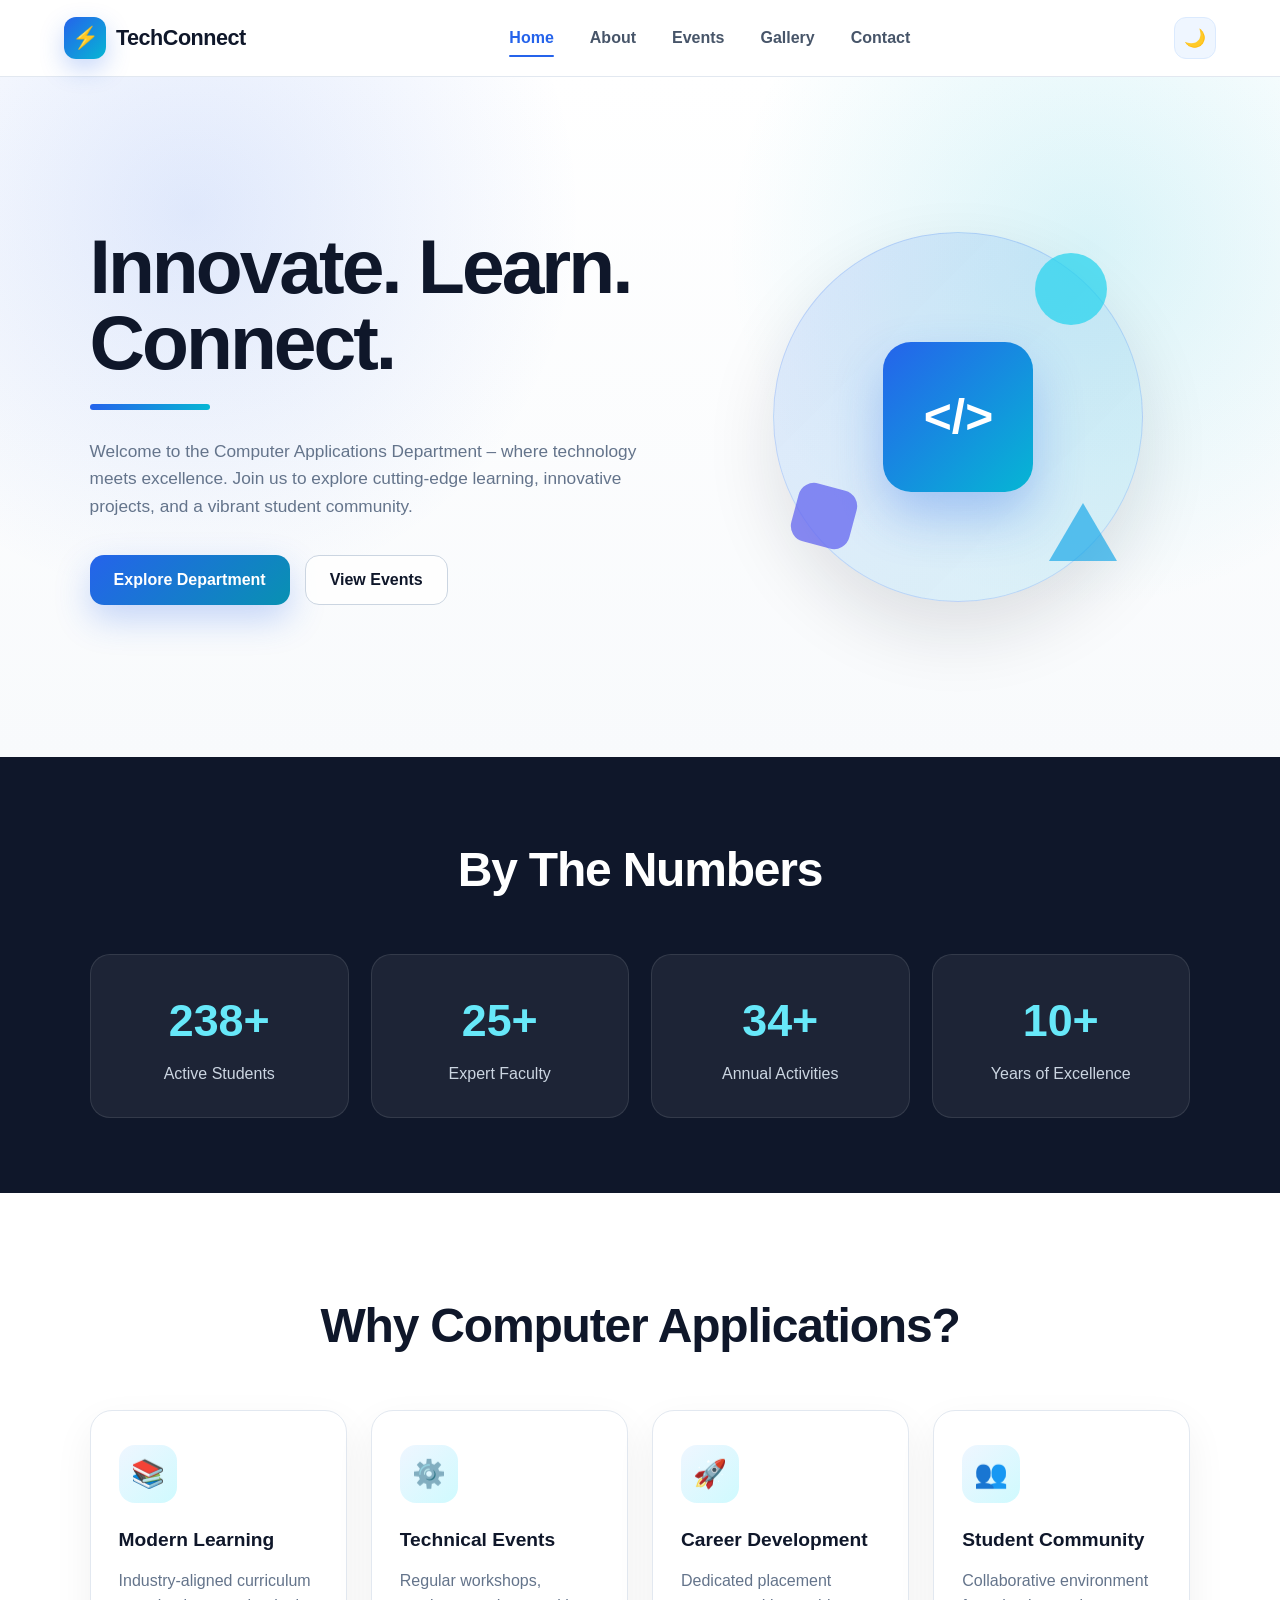
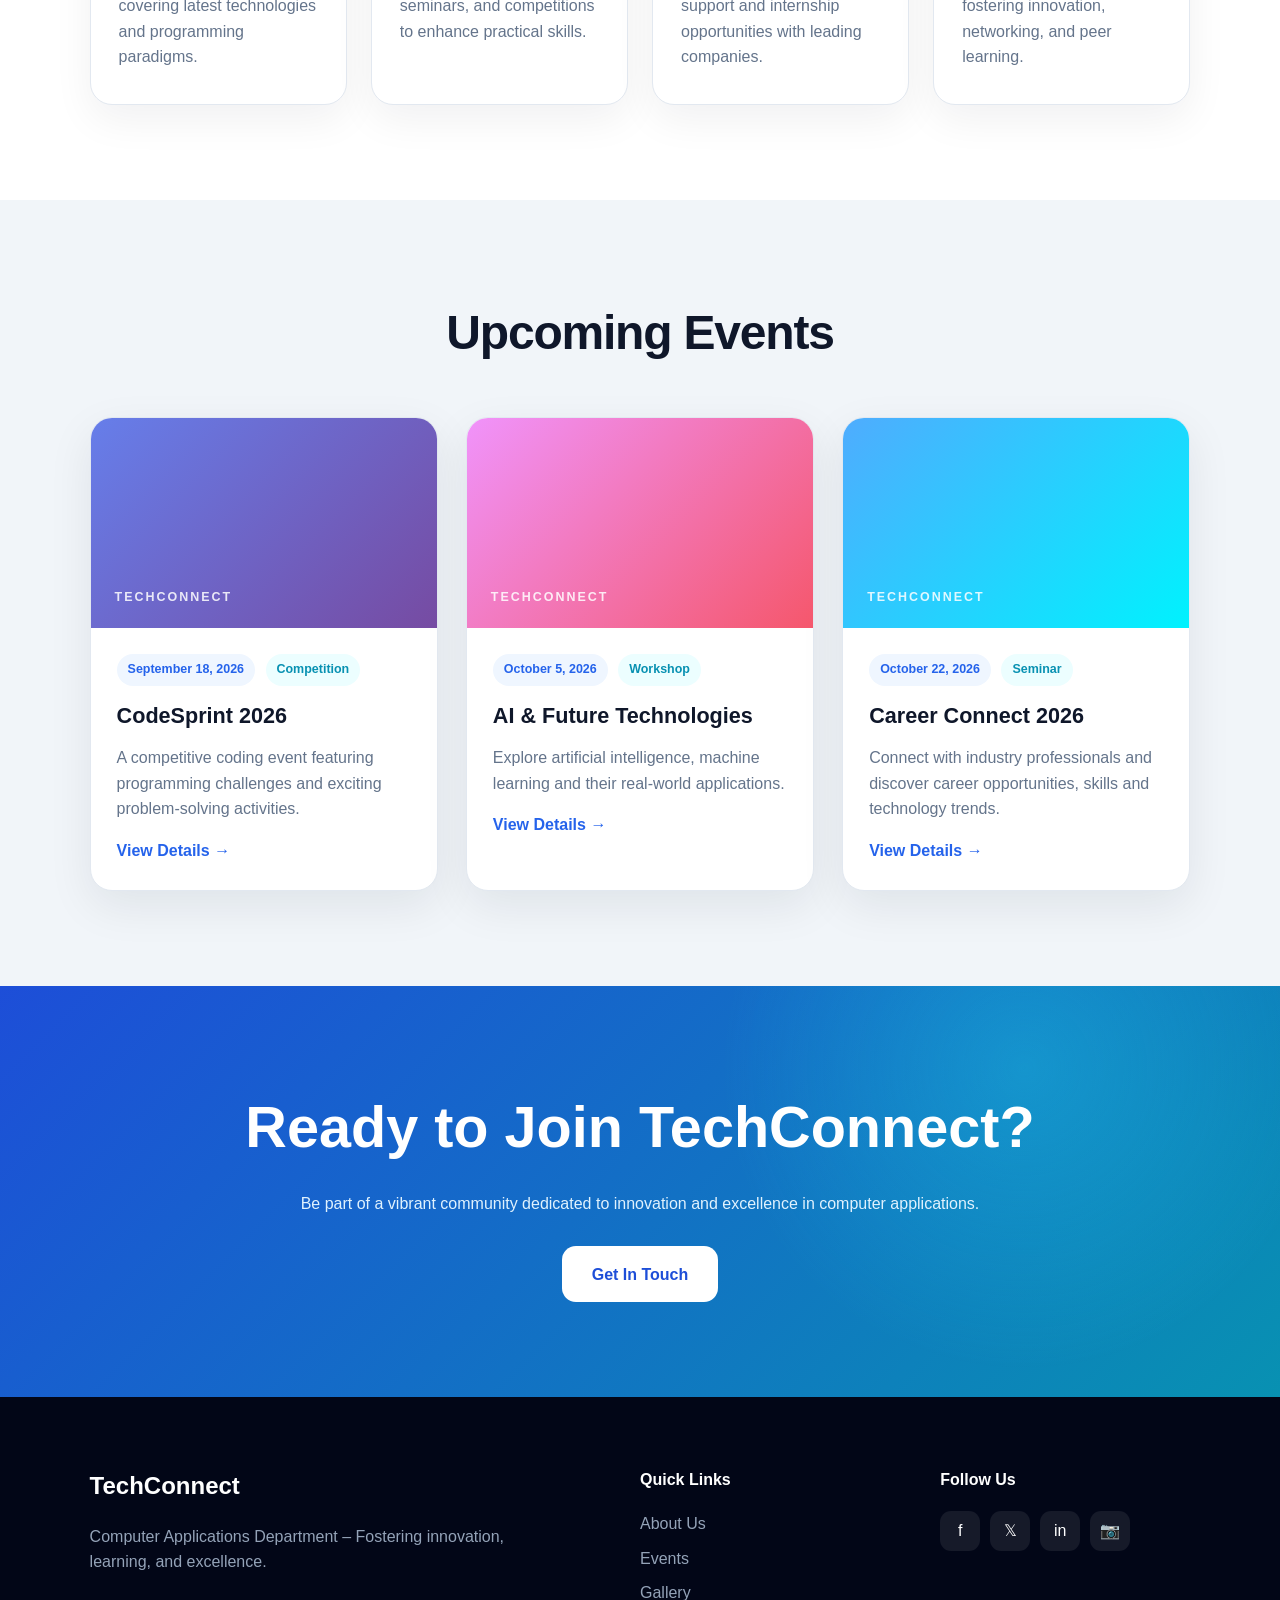
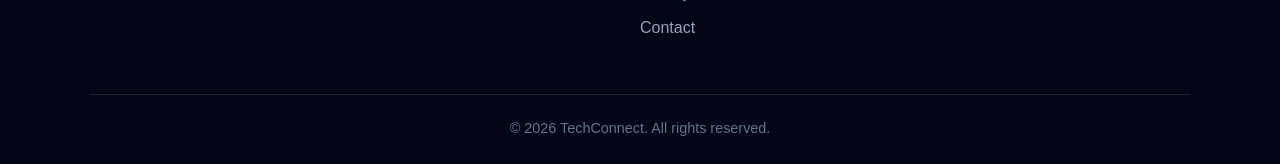
<file: index.html>
<!DOCTYPE html>
<html lang="en">

<head>
    <meta charset="UTF-8">

    <meta
        name="viewport"
        content="width=device-width, initial-scale=1.0"
    >

    <meta
        name="description"
        content="TechConnect - Interactive Computer Applications Department Website. Explore events, gallery, and join our community."
    >

    <meta
        name="keywords"
        content="Computer Applications, Department, Events, Gallery, Technology"
    >

    <meta
        property="og:title"
        content="TechConnect - Computer Applications Department"
    >

    <meta
        property="og:description"
        content="Interactive Computer Applications Department Website"
    >

    <title>
        TechConnect - Home | Computer Applications Department
    </title>

    <!-- GitHub Pages CSS -->
    <link rel="stylesheet" href="style.css">
</head>


<body>

    <!-- ==========================================
         HEADER / NAVIGATION
    ========================================== -->

    <header class="header">

        <nav class="navbar">

            <div class="nav-container">

                <!-- LOGO -->
                <div class="nav-logo">

                    <a href="index.html">

                        <span class="logo-icon">
                            ⚡
                        </span>

                        <span class="logo-text">
                            TechConnect
                        </span>

                    </a>

                </div>


                <!-- NAVIGATION LINKS -->
                <ul class="nav-menu">

                    <li class="nav-item">
                        <a
                            href="index.html"
                            class="nav-link active"
                        >
                            Home
                        </a>
                    </li>


                    <li class="nav-item">
                        <a
                            href="about.html"
                            class="nav-link"
                        >
                            About
                        </a>
                    </li>


                    <li class="nav-item">
                        <a
                            href="events.html"
                            class="nav-link"
                        >
                            Events
                        </a>
                    </li>


                    <li class="nav-item">
                        <a
                            href="gallery.html"
                            class="nav-link"
                        >
                            Gallery
                        </a>
                    </li>


                    <li class="nav-item">
                        <a
                            href="contact.html"
                            class="nav-link"
                        >
                            Contact
                        </a>
                    </li>

                </ul>


                <!-- DARK / LIGHT MODE -->
                <button
                    class="theme-toggle"
                    id="themeToggle"
                    aria-label="Toggle dark mode"
                >
                    🌙
                </button>


                <!-- MOBILE MENU -->
                <div
                    class="hamburger"
                    id="hamburger"
                    aria-label="Open navigation menu"
                >

                    <span></span>
                    <span></span>
                    <span></span>

                </div>

            </div>

        </nav>

    </header>



    <main>

        <!-- ==========================================
             HERO SECTION
        ========================================== -->

        <section class="hero">

            <div class="hero-content">

                <h1 class="hero-title">
                    Innovate. Learn. Connect.
                </h1>


                <p class="hero-subtitle">
                    Welcome to the Computer Applications Department –
                    where technology meets excellence. Join us to explore
                    cutting-edge learning, innovative projects, and a
                    vibrant student community.
                </p>


                <div class="hero-buttons">

                    <a
                        href="about.html"
                        class="btn btn-primary"
                    >
                        Explore Department
                    </a>


                    <a
                        href="events.html"
                        class="btn btn-secondary"
                    >
                        View Events
                    </a>

                </div>

            </div>


            <!-- HERO VISUAL -->
            <div class="hero-visual">

                <div class="tech-animation">

                    <div class="tech-circle"></div>

                    <div class="tech-square"></div>

                    <div class="tech-triangle"></div>

                </div>

            </div>

        </section>



        <!-- ==========================================
             STATISTICS SECTION
        ========================================== -->

        <section class="statistics">

            <h2 class="section-title">
                By The Numbers
            </h2>


            <div class="stats-container">

                <div class="stat-card">

                    <div
                        class="stat-number"
                        data-target="500"
                    >
                        0
                    </div>

                    <p class="stat-label">
                        Active Students
                    </p>

                </div>


                <div class="stat-card">

                    <div
                        class="stat-number"
                        data-target="25"
                    >
                        0
                    </div>

                    <p class="stat-label">
                        Expert Faculty
                    </p>

                </div>


                <div class="stat-card">

                    <div
                        class="stat-number"
                        data-target="50"
                    >
                        0
                    </div>

                    <p class="stat-label">
                        Annual Activities
                    </p>

                </div>


                <div class="stat-card">

                    <div
                        class="stat-number"
                        data-target="10"
                    >
                        0
                    </div>

                    <p class="stat-label">
                        Years of Excellence
                    </p>

                </div>

            </div>

        </section>



        <!-- ==========================================
             ABOUT PREVIEW
        ========================================== -->

        <section class="about-preview">

            <h2 class="section-title">
                Why Computer Applications?
            </h2>


            <div class="preview-cards">

                <div class="preview-card">

                    <div class="card-icon">
                        📚
                    </div>

                    <h3>
                        Modern Learning
                    </h3>

                    <p>
                        Industry-aligned curriculum covering latest
                        technologies and programming paradigms.
                    </p>

                </div>


                <div class="preview-card">

                    <div class="card-icon">
                        ⚙️
                    </div>

                    <h3>
                        Technical Events
                    </h3>

                    <p>
                        Regular workshops, seminars, and competitions
                        to enhance practical skills.
                    </p>

                </div>


                <div class="preview-card">

                    <div class="card-icon">
                        🚀
                    </div>

                    <h3>
                        Career Development
                    </h3>

                    <p>
                        Dedicated placement support and internship
                        opportunities with leading companies.
                    </p>

                </div>


                <div class="preview-card">

                    <div class="card-icon">
                        👥
                    </div>

                    <h3>
                        Student Community
                    </h3>

                    <p>
                        Collaborative environment fostering innovation,
                        networking, and peer learning.
                    </p>

                </div>

            </div>

        </section>



        <!-- ==========================================
             UPCOMING EVENTS
        ========================================== -->

        <section class="events-preview">

            <h2 class="section-title">
                Upcoming Events
            </h2>


            <div class="events-container">

                <!-- EVENT 1 -->
                <div class="event-card">

                    <div
                        class="event-image"
                        style="
                            background:
                            linear-gradient(
                                135deg,
                                #667eea 0%,
                                #764ba2 100%
                            );
                        "
                    >
                    </div>


                    <div class="event-content">

                        <span class="event-date">
                            September 18, 2026
                        </span>


                        <span class="event-category">
                            Competition
                        </span>


                        <h3>
                            CodeSprint 2026
                        </h3>


                        <p>
                            A competitive coding event featuring
                            programming challenges and exciting
                            problem-solving activities.
                        </p>


                        <a
                            href="events.html"
                            class="btn btn-link"
                        >
                            View Details →
                        </a>

                    </div>

                </div>



                <!-- EVENT 2 -->
                <div class="event-card">

                    <div
                        class="event-image"
                        style="
                            background:
                            linear-gradient(
                                135deg,
                                #f093fb 0%,
                                #f5576c 100%
                            );
                        "
                    >
                    </div>


                    <div class="event-content">

                        <span class="event-date">
                            October 5, 2026
                        </span>


                        <span class="event-category">
                            Workshop
                        </span>


                        <h3>
                            AI & Future Technologies
                        </h3>


                        <p>
                            Explore artificial intelligence,
                            machine learning and their
                            real-world applications.
                        </p>


                        <a
                            href="events.html"
                            class="btn btn-link"
                        >
                            View Details →
                        </a>

                    </div>

                </div>



                <!-- EVENT 3 -->
                <div class="event-card">

                    <div
                        class="event-image"
                        style="
                            background:
                            linear-gradient(
                                135deg,
                                #4facfe 0%,
                                #00f2fe 100%
                            );
                        "
                    >
                    </div>


                    <div class="event-content">

                        <span class="event-date">
                            October 22, 2026
                        </span>


                        <span class="event-category">
                            Seminar
                        </span>


                        <h3>
                            Career Connect 2026
                        </h3>


                        <p>
                            Connect with industry professionals
                            and discover career opportunities,
                            skills and technology trends.
                        </p>


                        <a
                            href="events.html"
                            class="btn btn-link"
                        >
                            View Details →
                        </a>

                    </div>

                </div>

            </div>

        </section>



        <!-- ==========================================
             CALL TO ACTION
        ========================================== -->

        <section class="cta-section">

            <div class="cta-content">

                <h2>
                    Ready to Join TechConnect?
                </h2>


                <p>
                    Be part of a vibrant community dedicated
                    to innovation and excellence in computer
                    applications.
                </p>


                <a
                    href="contact.html"
                    class="btn btn-primary btn-large"
                >
                    Get In Touch
                </a>

            </div>

        </section>

    </main>



    <!-- ==========================================
         FOOTER
    ========================================== -->

    <footer class="footer">

        <div class="footer-content">

            <!-- BRAND -->
            <div class="footer-section">

                <h3>
                    TechConnect
                </h3>

                <p>
                    Computer Applications Department –
                    Fostering innovation, learning,
                    and excellence.
                </p>

            </div>


            <!-- LINKS -->
            <div class="footer-section">

                <h4>
                    Quick Links
                </h4>

                <ul>

                    <li>
                        <a href="about.html">
                            About Us
                        </a>
                    </li>

                    <li>
                        <a href="events.html">
                            Events
                        </a>
                    </li>

                    <li>
                        <a href="gallery.html">
                            Gallery
                        </a>
                    </li>

                    <li>
                        <a href="contact.html">
                            Contact
                        </a>
                    </li>

                </ul>

            </div>


            <!-- SOCIAL -->
            <div class="footer-section">

                <h4>
                    Follow Us
                </h4>


                <div class="social-links">

                    <a
                        href="#"
                        aria-label="Facebook"
                    >
                        f
                    </a>


                    <a
                        href="#"
                        aria-label="Twitter"
                    >
                        𝕏
                    </a>


                    <a
                        href="#"
                        aria-label="LinkedIn"
                    >
                        in
                    </a>


                    <a
                        href="#"
                        aria-label="Instagram"
                    >
                        📷
                    </a>

                </div>

            </div>

        </div>


        <div class="footer-bottom">

            <p>
                &copy; 2026 TechConnect.
                All rights reserved.
            </p>

        </div>

    </footer>



    <!-- BACK TO TOP -->

    <button
        class="back-to-top"
        id="backToTop"
        aria-label="Back to top"
    >
        ↑
    </button>



    <!-- GitHub Pages JavaScript -->
    <script src="main.js"></script>

</body>

</html>
</file>
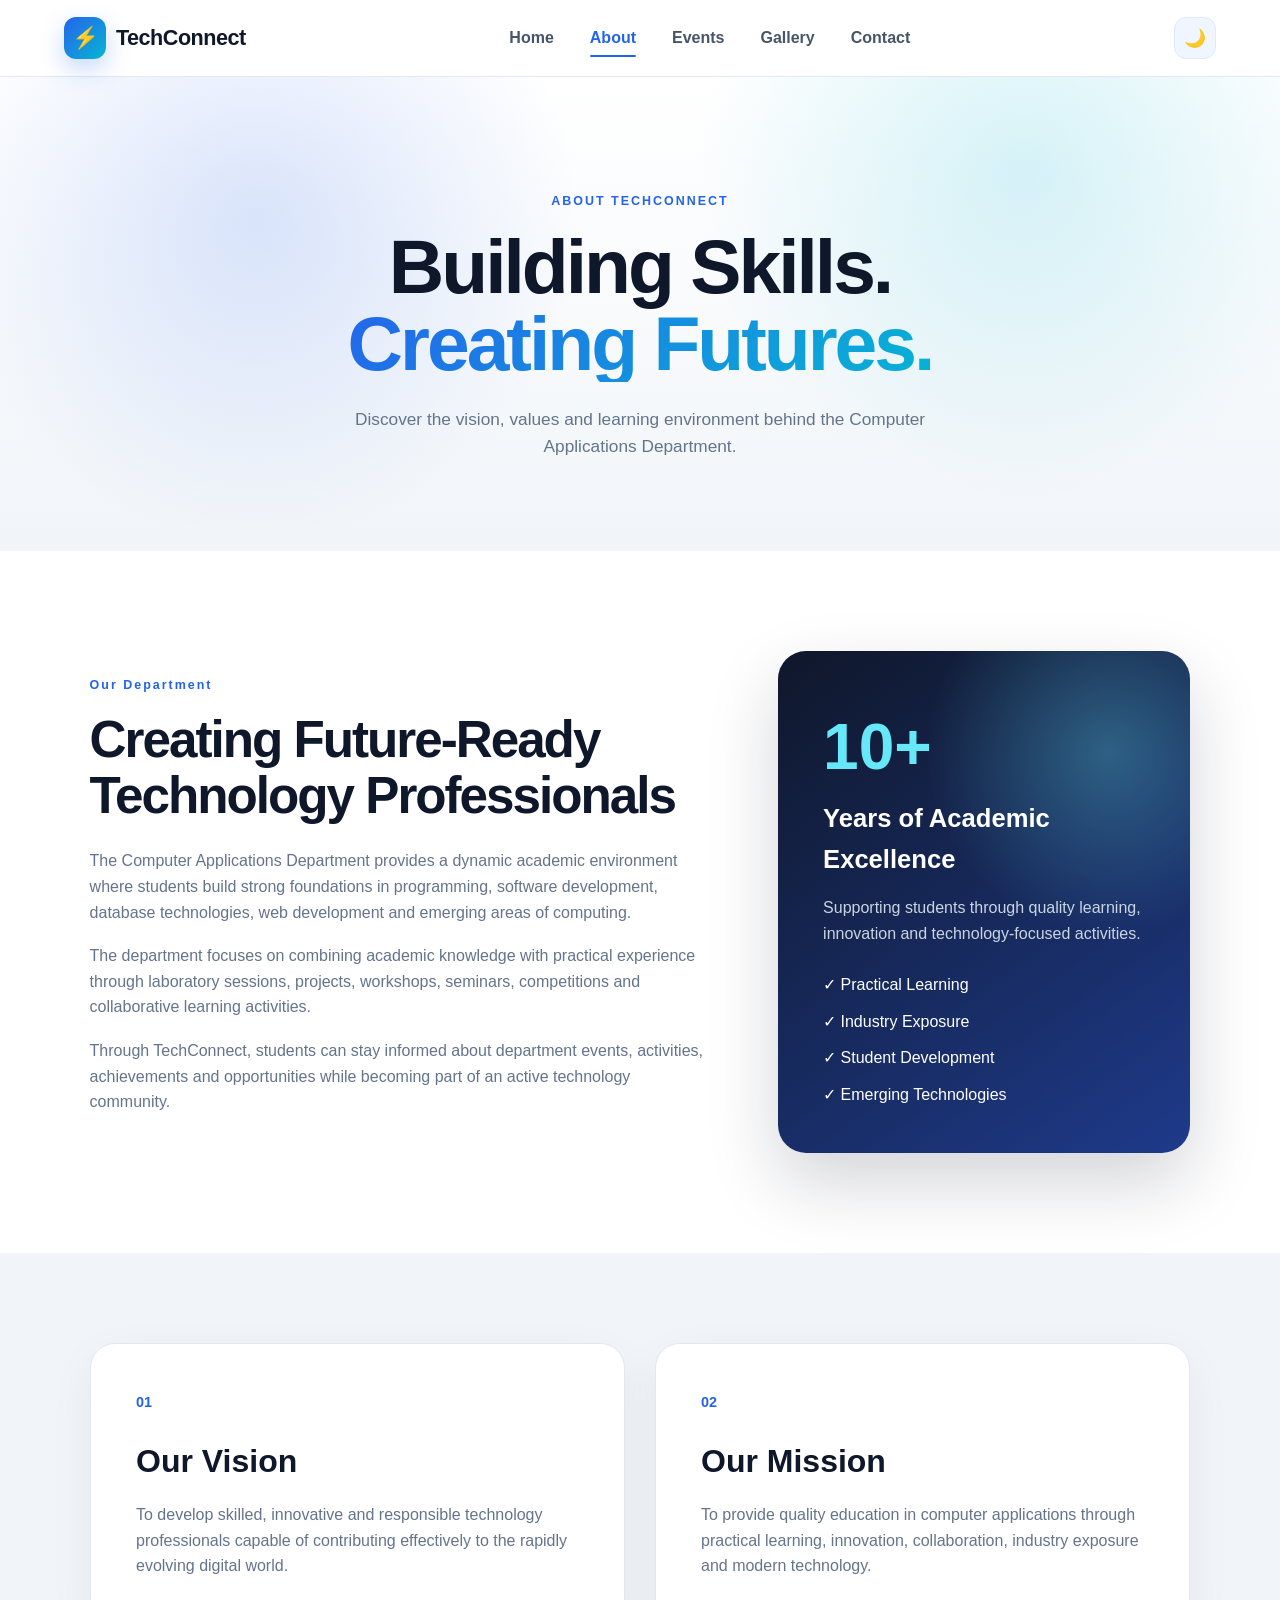
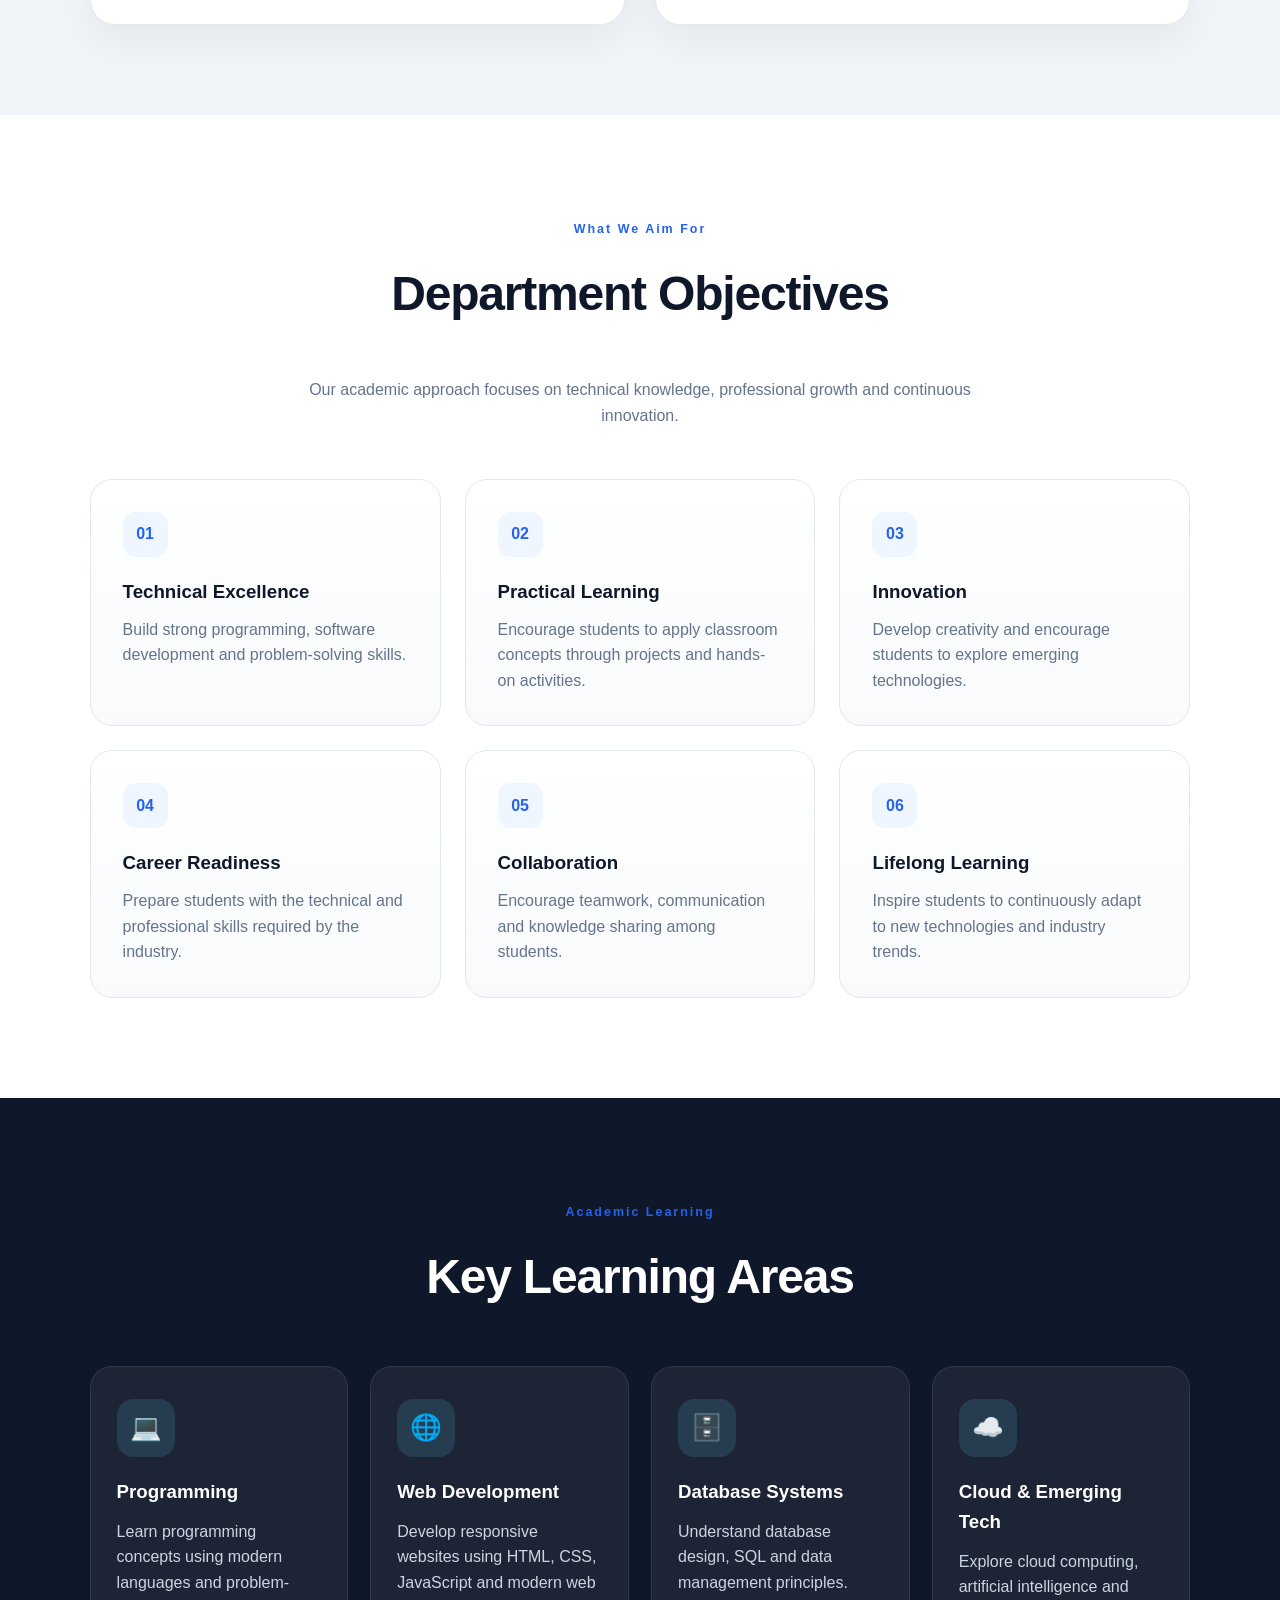
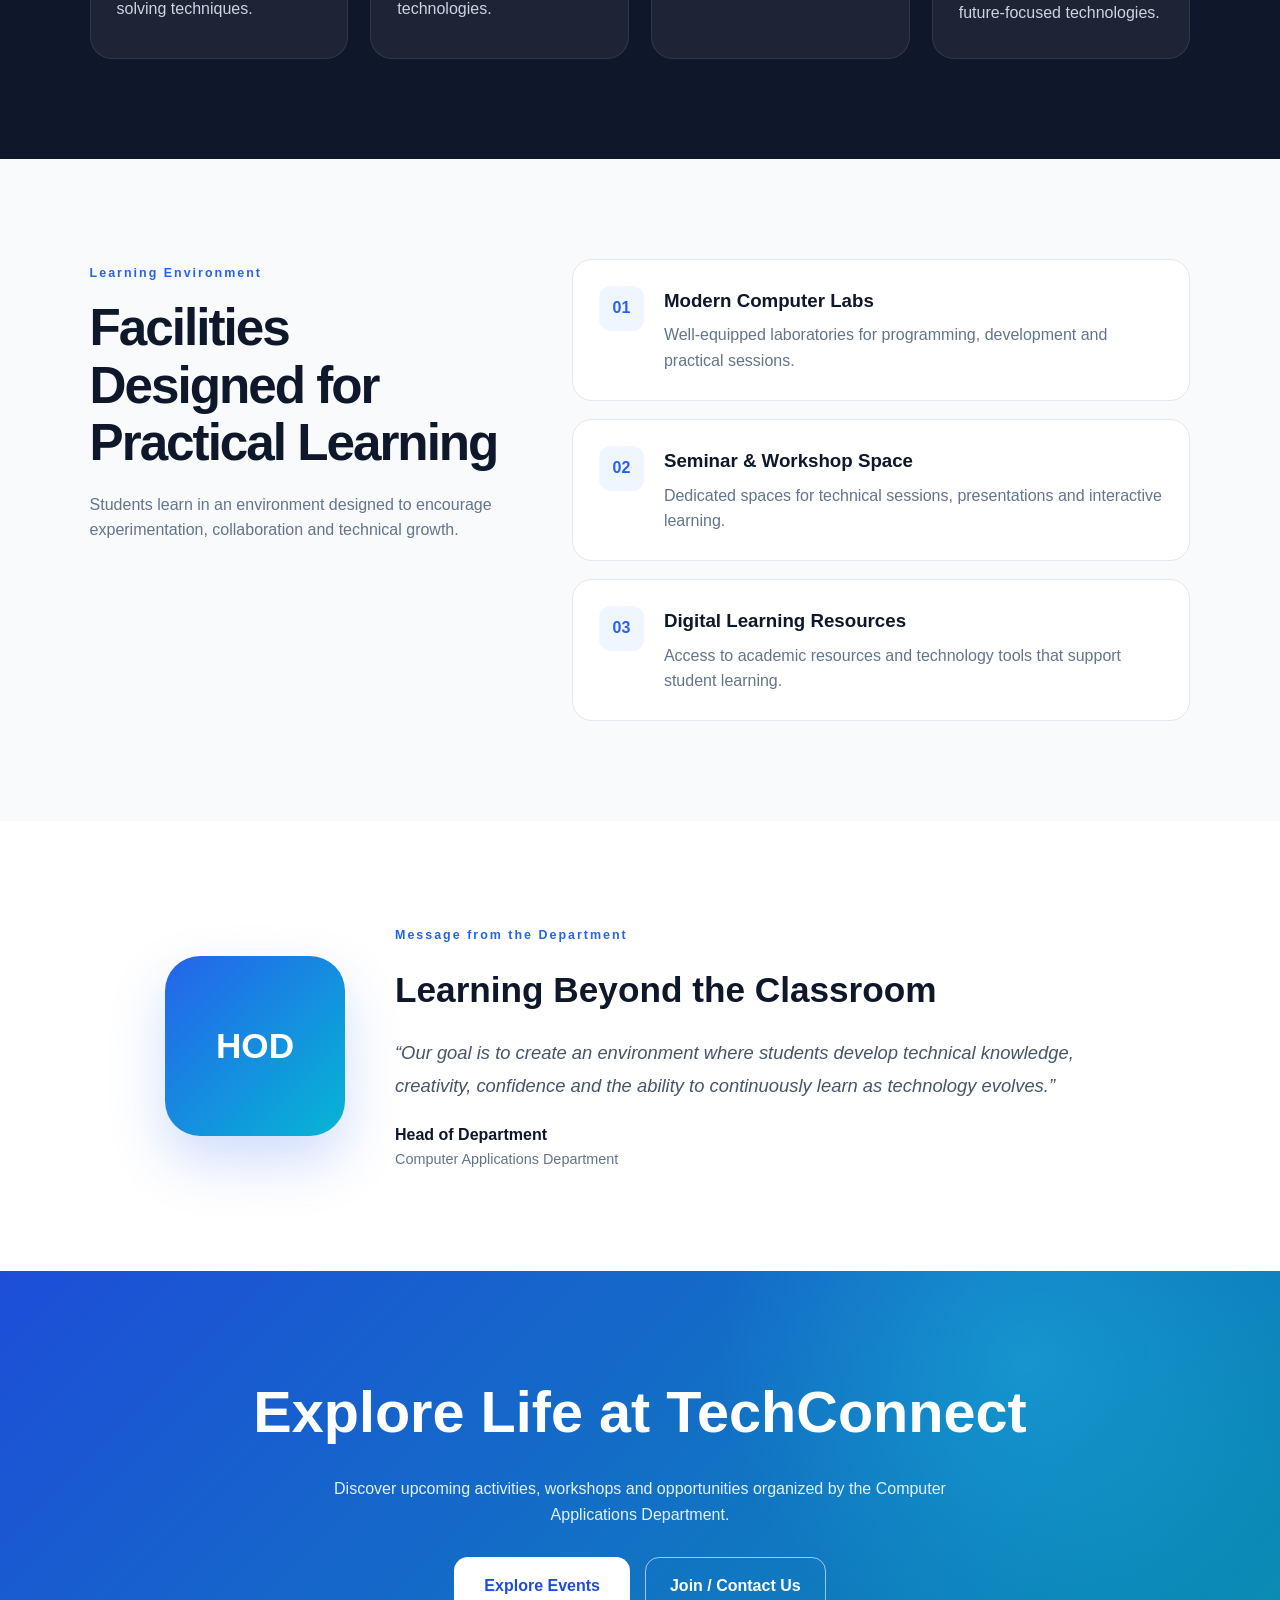
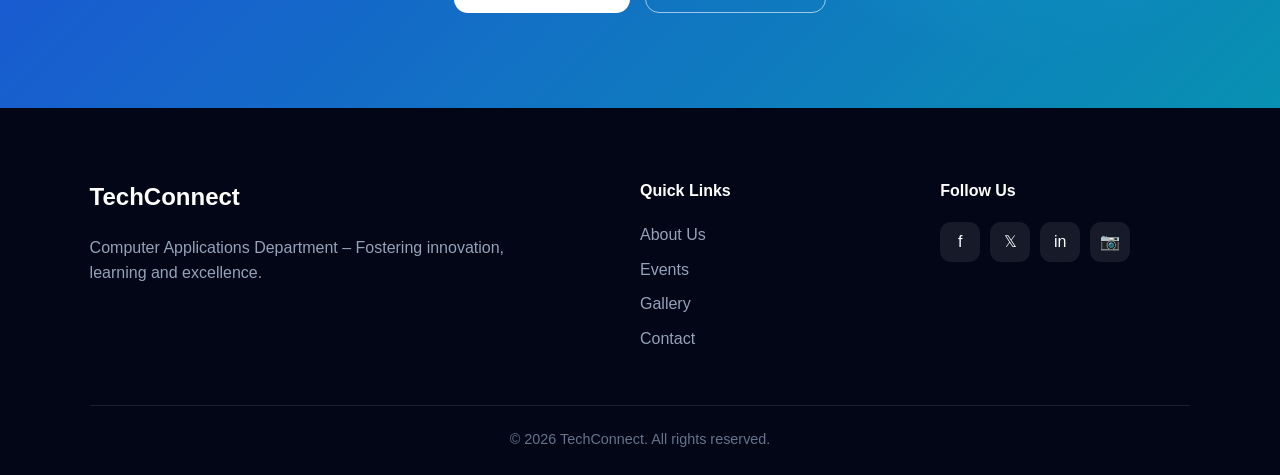
<file: about.html>
<!DOCTYPE html>
<html lang="en">
<head>
    <meta charset="UTF-8">
    <meta name="viewport" content="width=device-width, initial-scale=1.0">

    <meta name="description" content="Learn about the Computer Applications Department, its vision, mission, objectives, facilities and student-focused learning environment.">

    <meta property="og:title" content="About TechConnect">
    <meta property="og:description" content="Discover the vision, mission and academic environment of the Computer Applications Department.">

    <title>TechConnect - About | Computer Applications Department</title>

    <link rel="stylesheet" href="style.css">
</head>

<body>

    <!-- HEADER -->
    <header class="header">
        <nav class="navbar">
            <div class="nav-container">

                <div class="nav-logo">
                    <a href="index.html">
                        <span class="logo-icon">⚡</span>
                        <span class="logo-text">TechConnect</span>
                    </a>
                </div>

                <ul class="nav-menu">
                    <li class="nav-item">
                        <a href="index.html" class="nav-link">Home</a>
                    </li>

                    <li class="nav-item">
                        <a href="about.html" class="nav-link active">About</a>
                    </li>

                    <li class="nav-item">
                        <a href="events.html" class="nav-link">Events</a>
                    </li>

                    <li class="nav-item">
                        <a href="gallery.html" class="nav-link">Gallery</a>
                    </li>

                    <li class="nav-item">
                        <a href="contact.html" class="nav-link">Contact</a>
                    </li>
                </ul>

                <button
                    class="theme-toggle"
                    id="themeToggle"
                    aria-label="Toggle dark mode"
                >
                    🌙
                </button>

                <div
                    class="hamburger"
                    id="hamburger"
                    aria-label="Open navigation menu"
                >
                    <span></span>
                    <span></span>
                    <span></span>
                </div>

            </div>
        </nav>
    </header>


    <main>

        <!-- ABOUT HERO -->
        <section class="page-hero">

            <div class="page-hero-content">

                <span class="page-tag">
                    ABOUT TECHCONNECT
                </span>

                <h1>
                    Building Skills.
                    <span>Creating Futures.</span>
                </h1>

                <p>
                    Discover the vision, values and learning environment
                    behind the Computer Applications Department.
                </p>

            </div>

        </section>


        <!-- ABOUT DEPARTMENT -->
        <section class="about-detail-section">

            <div class="about-detail-container">

                <div class="about-detail-content">

                    <span class="section-label">
                        Our Department
                    </span>

                    <h2>
                        Creating Future-Ready
                        Technology Professionals
                    </h2>

                    <p>
                        The Computer Applications Department provides a
                        dynamic academic environment where students build
                        strong foundations in programming, software
                        development, database technologies, web development
                        and emerging areas of computing.
                    </p>

                    <p>
                        The department focuses on combining academic knowledge
                        with practical experience through laboratory sessions,
                        projects, workshops, seminars, competitions and
                        collaborative learning activities.
                    </p>

                    <p>
                        Through TechConnect, students can stay informed about
                        department events, activities, achievements and
                        opportunities while becoming part of an active
                        technology community.
                    </p>

                </div>


                <div class="about-highlight-card">

                    <span class="highlight-number">
                        10+
                    </span>

                    <h3>
                        Years of Academic Excellence
                    </h3>

                    <p>
                        Supporting students through quality learning,
                        innovation and technology-focused activities.
                    </p>

                    <div class="highlight-list">

                        <span>✓ Practical Learning</span>
                        <span>✓ Industry Exposure</span>
                        <span>✓ Student Development</span>
                        <span>✓ Emerging Technologies</span>

                    </div>

                </div>

            </div>

        </section>


        <!-- VISION & MISSION -->
        <section class="vision-mission-section">

            <div class="vision-mission-container">

                <div class="vm-card">

                    <span class="vm-number">
                        01
                    </span>

                    <h2>
                        Our Vision
                    </h2>

                    <p>
                        To develop skilled, innovative and responsible
                        technology professionals capable of contributing
                        effectively to the rapidly evolving digital world.
                    </p>

                </div>


                <div class="vm-card">

                    <span class="vm-number">
                        02
                    </span>

                    <h2>
                        Our Mission
                    </h2>

                    <p>
                        To provide quality education in computer applications
                        through practical learning, innovation, collaboration,
                        industry exposure and modern technology.
                    </p>

                </div>

            </div>

        </section>


        <!-- OBJECTIVES -->
        <section class="objectives-section">

            <div class="objectives-container">

                <div class="section-heading">

                    <span class="section-label">
                        What We Aim For
                    </span>

                    <h2 class="section-title">
                        Department Objectives
                    </h2>

                    <p class="section-description">
                        Our academic approach focuses on technical knowledge,
                        professional growth and continuous innovation.
                    </p>

                </div>


                <div class="objectives-grid">

                    <div class="objective-card">

                        <span>01</span>

                        <h3>
                            Technical Excellence
                        </h3>

                        <p>
                            Build strong programming, software development and
                            problem-solving skills.
                        </p>

                    </div>


                    <div class="objective-card">

                        <span>02</span>

                        <h3>
                            Practical Learning
                        </h3>

                        <p>
                            Encourage students to apply classroom concepts
                            through projects and hands-on activities.
                        </p>

                    </div>


                    <div class="objective-card">

                        <span>03</span>

                        <h3>
                            Innovation
                        </h3>

                        <p>
                            Develop creativity and encourage students to
                            explore emerging technologies.
                        </p>

                    </div>


                    <div class="objective-card">

                        <span>04</span>

                        <h3>
                            Career Readiness
                        </h3>

                        <p>
                            Prepare students with the technical and
                            professional skills required by the industry.
                        </p>

                    </div>


                    <div class="objective-card">

                        <span>05</span>

                        <h3>
                            Collaboration
                        </h3>

                        <p>
                            Encourage teamwork, communication and knowledge
                            sharing among students.
                        </p>

                    </div>


                    <div class="objective-card">

                        <span>06</span>

                        <h3>
                            Lifelong Learning
                        </h3>

                        <p>
                            Inspire students to continuously adapt to new
                            technologies and industry trends.
                        </p>

                    </div>

                </div>

            </div>

        </section>


        <!-- PROGRAMS -->
        <section class="programs-section">

            <div class="programs-container">

                <div class="section-heading">

                    <span class="section-label">
                        Academic Learning
                    </span>

                    <h2 class="section-title">
                        Key Learning Areas
                    </h2>

                </div>


                <div class="program-grid">

                    <div class="program-card">
                        <div class="program-icon">💻</div>

                        <h3>
                            Programming
                        </h3>

                        <p>
                            Learn programming concepts using modern languages
                            and problem-solving techniques.
                        </p>
                    </div>


                    <div class="program-card">
                        <div class="program-icon">🌐</div>

                        <h3>
                            Web Development
                        </h3>

                        <p>
                            Develop responsive websites using HTML, CSS,
                            JavaScript and modern web technologies.
                        </p>
                    </div>


                    <div class="program-card">
                        <div class="program-icon">🗄️</div>

                        <h3>
                            Database Systems
                        </h3>

                        <p>
                            Understand database design, SQL and data
                            management principles.
                        </p>
                    </div>


                    <div class="program-card">
                        <div class="program-icon">☁️</div>

                        <h3>
                            Cloud & Emerging Tech
                        </h3>

                        <p>
                            Explore cloud computing, artificial intelligence
                            and future-focused technologies.
                        </p>
                    </div>

                </div>

            </div>

        </section>


        <!-- FACILITIES -->
        <section class="facilities-section">

            <div class="facilities-container">

                <div class="facilities-content">

                    <span class="section-label">
                        Learning Environment
                    </span>

                    <h2>
                        Facilities Designed for
                        Practical Learning
                    </h2>

                    <p>
                        Students learn in an environment designed to encourage
                        experimentation, collaboration and technical growth.
                    </p>

                </div>


                <div class="facility-list">

                    <div class="facility-item">
                        <span>01</span>

                        <div>
                            <h3>
                                Modern Computer Labs
                            </h3>

                            <p>
                                Well-equipped laboratories for programming,
                                development and practical sessions.
                            </p>
                        </div>
                    </div>


                    <div class="facility-item">
                        <span>02</span>

                        <div>
                            <h3>
                                Seminar & Workshop Space
                            </h3>

                            <p>
                                Dedicated spaces for technical sessions,
                                presentations and interactive learning.
                            </p>
                        </div>
                    </div>


                    <div class="facility-item">
                        <span>03</span>

                        <div>
                            <h3>
                                Digital Learning Resources
                            </h3>

                            <p>
                                Access to academic resources and technology
                                tools that support student learning.
                            </p>
                        </div>
                    </div>

                </div>

            </div>

        </section>


        <!-- HOD MESSAGE -->
        <section class="hod-section">

            <div class="hod-container">

                <div class="hod-avatar">
                    HOD
                </div>

                <div class="hod-content">

                    <span class="section-label">
                        Message from the Department
                    </span>

                    <h2>
                        Learning Beyond the Classroom
                    </h2>

                    <blockquote>
                        “Our goal is to create an environment where students
                        develop technical knowledge, creativity, confidence
                        and the ability to continuously learn as technology
                        evolves.”
                    </blockquote>

                    <p class="hod-name">
                        Head of Department
                    </p>

                    <p class="hod-role">
                        Computer Applications Department
                    </p>

                </div>

            </div>

        </section>


        <!-- CTA -->
        <section class="cta-section">

            <div class="cta-content">

                <h2>
                    Explore Life at TechConnect
                </h2>

                <p>
                    Discover upcoming activities, workshops and opportunities
                    organized by the Computer Applications Department.
                </p>

                <div class="about-cta-buttons">

                    <a
                        href="events.html"
                        class="btn btn-large"
                    >
                        Explore Events
                    </a>

                    <a
                        href="contact.html"
                        class="btn about-outline-btn"
                    >
                        Join / Contact Us
                    </a>

                </div>

            </div>

        </section>

    </main>


    <!-- FOOTER -->
    <footer class="footer">

        <div class="footer-content">

            <div class="footer-section">

                <h3>
                    TechConnect
                </h3>

                <p>
                    Computer Applications Department – Fostering innovation,
                    learning and excellence.
                </p>

            </div>


            <div class="footer-section">

                <h4>
                    Quick Links
                </h4>

                <ul>
                    <li>
                        <a href="about.html">
                            About Us
                        </a>
                    </li>

                    <li>
                        <a href="events.html">
                            Events
                        </a>
                    </li>

                    <li>
                        <a href="gallery.html">
                            Gallery
                        </a>
                    </li>

                    <li>
                        <a href="contact.html">
                            Contact
                        </a>
                    </li>
                </ul>

            </div>


            <div class="footer-section">

                <h4>
                    Follow Us
                </h4>

                <div class="social-links">

                    <a href="#" aria-label="Facebook">f</a>

                    <a href="#" aria-label="Twitter">𝕏</a>

                    <a href="#" aria-label="LinkedIn">in</a>

                    <a href="#" aria-label="Instagram">📷</a>

                </div>

            </div>

        </div>


        <div class="footer-bottom">

            <p>
                &copy; 2026 TechConnect. All rights reserved.
            </p>

        </div>

    </footer>


    <button
        class="back-to-top"
        id="backToTop"
        aria-label="Back to top"
    >
        ↑
    </button>


    <script src="main.js"></script>

</body>
</html>
</file>
<file: style.css>
/* =========================
   TECHCONNECT - MAIN STYLES
========================= */

* {
    margin: 0;
    padding: 0;
    box-sizing: border-box;
}

html {
    scroll-behavior: smooth;
}

body {
    font-family: Arial, Helvetica, sans-serif;
    background: #f8fafc;
    color: #0f172a;
    line-height: 1.6;
}

a {
    text-decoration: none;
    color: inherit;
}

ul {
    list-style: none;
}

img {
    max-width: 100%;
    display: block;
}

/* =========================
   HEADER / NAVIGATION
========================= */

.header {
    position: sticky;
    top: 0;
    z-index: 1000;
    background: rgba(255, 255, 255, 0.95);
    backdrop-filter: blur(14px);
    border-bottom: 1px solid #e2e8f0;
}

.navbar {
    width: 100%;
}

.nav-container {
    max-width: 1200px;
    margin: auto;
    min-height: 76px;
    padding: 0 24px;
    display: flex;
    align-items: center;
    justify-content: space-between;
}

.nav-logo a {
    display: flex;
    align-items: center;
    gap: 10px;
    font-size: 1.35rem;
    font-weight: 800;
    color: #0f172a;
}

.logo-icon {
    width: 42px;
    height: 42px;
    display: grid;
    place-items: center;
    border-radius: 12px;
    background: linear-gradient(135deg, #2563eb, #06b6d4);
    color: #ffffff;
    box-shadow: 0 10px 24px rgba(37, 99, 235, 0.25);
}

.logo-text {
    letter-spacing: -0.5px;
}

.nav-menu {
    display: flex;
    align-items: center;
    gap: 8px;
}

.nav-link {
    position: relative;
    display: inline-block;
    padding: 10px 14px;
    font-weight: 600;
    color: #475569;
    transition: 0.3s ease;
}

.nav-link:hover,
.nav-link.active {
    color: #2563eb;
}

.nav-link::after {
    content: "";
    position: absolute;
    left: 14px;
    right: 14px;
    bottom: 4px;
    height: 2px;
    background: #2563eb;
    transform: scaleX(0);
    transition: 0.3s ease;
    border-radius: 999px;
}

.nav-link:hover::after,
.nav-link.active::after {
    transform: scaleX(1);
}

.theme-toggle {
    width: 42px;
    height: 42px;
    border: 1px solid #dbeafe;
    background: #eff6ff;
    border-radius: 12px;
    cursor: pointer;
    font-size: 1.1rem;
    transition: 0.3s ease;
}

.theme-toggle:hover {
    transform: translateY(-2px);
    background: #dbeafe;
}

.hamburger {
    display: none;
    width: 42px;
    height: 42px;
    border-radius: 12px;
    cursor: pointer;
    align-items: center;
    justify-content: center;
    flex-direction: column;
    gap: 5px;
}

.hamburger span {
    width: 22px;
    height: 2px;
    background: #0f172a;
    border-radius: 20px;
}

/* =========================
   HERO SECTION
========================= */

.hero {
    min-height: 680px;
    padding: 90px 7%;
    display: grid;
    grid-template-columns: 1.1fr 0.9fr;
    align-items: center;
    gap: 70px;
    overflow: hidden;
    background:
        radial-gradient(circle at 15% 20%, rgba(37, 99, 235, 0.14), transparent 32%),
        radial-gradient(circle at 85% 25%, rgba(6, 182, 212, 0.15), transparent 30%),
        linear-gradient(180deg, #ffffff, #f8fafc);
}

.hero-content {
    max-width: 700px;
}

.hero-title {
    font-size: clamp(3rem, 6vw, 5.7rem);
    line-height: 0.98;
    letter-spacing: -3px;
    margin-bottom: 28px;
    color: #0f172a;
}

.hero-title::after {
    content: "";
    width: 120px;
    height: 6px;
    display: block;
    margin-top: 24px;
    background: linear-gradient(90deg, #2563eb, #06b6d4);
    border-radius: 999px;
}

.hero-subtitle {
    max-width: 650px;
    font-size: 1.08rem;
    color: #64748b;
    margin-bottom: 34px;
}

.hero-buttons {
    display: flex;
    flex-wrap: wrap;
    gap: 15px;
}

.btn {
    display: inline-flex;
    align-items: center;
    justify-content: center;
    min-height: 50px;
    padding: 0 24px;
    border-radius: 14px;
    font-weight: 700;
    transition: 0.3s ease;
}

.btn-primary {
    color: white;
    background: linear-gradient(135deg, #2563eb, #0891b2);
    box-shadow: 0 14px 35px rgba(37, 99, 235, 0.25);
}

.btn-primary:hover {
    transform: translateY(-3px);
    box-shadow: 0 18px 40px rgba(37, 99, 235, 0.32);
}

.btn-secondary {
    color: #0f172a;
    background: rgba(255, 255, 255, 0.82);
    border: 1px solid #cbd5e1;
}

.btn-secondary:hover {
    transform: translateY(-3px);
    border-color: #2563eb;
    color: #2563eb;
}

.hero-visual {
    position: relative;
    min-height: 440px;
    display: grid;
    place-items: center;
}

.tech-animation {
    position: relative;
    width: 370px;
    height: 370px;
    border-radius: 50%;
    background: linear-gradient(135deg, rgba(37, 99, 235, 0.14), rgba(6, 182, 212, 0.12));
    border: 1px solid rgba(37, 99, 235, 0.18);
    box-shadow: 0 30px 70px rgba(15, 23, 42, 0.12);
}

.tech-animation::before {
    content: "</>";
    position: absolute;
    inset: 50% auto auto 50%;
    transform: translate(-50%, -50%);
    width: 150px;
    height: 150px;
    border-radius: 28px;
    display: grid;
    place-items: center;
    font-size: 3rem;
    font-weight: 800;
    color: white;
    background: linear-gradient(135deg, #2563eb, #06b6d4);
    box-shadow: 0 24px 50px rgba(37, 99, 235, 0.3);
}

.tech-circle,
.tech-square,
.tech-triangle {
    position: absolute;
}

.tech-circle {
    width: 72px;
    height: 72px;
    top: 20px;
    right: 35px;
    border-radius: 50%;
    background: #22d3ee;
    opacity: 0.7;
    animation: floatOne 5s ease-in-out infinite;
}

.tech-square {
    width: 60px;
    height: 60px;
    left: 20px;
    bottom: 55px;
    border-radius: 16px;
    background: #6366f1;
    transform: rotate(15deg);
    opacity: 0.75;
    animation: floatTwo 6s ease-in-out infinite;
}

.tech-triangle {
    width: 0;
    height: 0;
    right: 25px;
    bottom: 40px;
    border-left: 34px solid transparent;
    border-right: 34px solid transparent;
    border-bottom: 58px solid #0ea5e9;
    opacity: 0.65;
    animation: floatOne 7s ease-in-out infinite;
}

@keyframes floatOne {
    0%, 100% {
        transform: translateY(0);
    }
    50% {
        transform: translateY(-18px);
    }
}

@keyframes floatTwo {
    0%, 100% {
        transform: translateY(0) rotate(15deg);
    }
    50% {
        transform: translateY(-22px) rotate(24deg);
    }
}

/* =========================
   SECTION TITLE
========================= */

.section-title {
    text-align: center;
    font-size: clamp(2rem, 4vw, 3rem);
    margin-bottom: 45px;
    color: #0f172a;
    letter-spacing: -1.2px;
}

/* =========================
   STATISTICS
========================= */

.statistics {
    padding: 75px 7%;
    background: #0f172a;
    color: white;
}

.statistics .section-title {
    color: white;
}

.stats-container {
    max-width: 1100px;
    margin: auto;
    display: grid;
    grid-template-columns: repeat(4, 1fr);
    gap: 22px;
}

.stat-card {
    padding: 30px 20px;
    text-align: center;
    border-radius: 20px;
    background: rgba(255, 255, 255, 0.06);
    border: 1px solid rgba(255, 255, 255, 0.1);
    transition: 0.3s ease;
}

.stat-card:hover {
    transform: translateY(-7px);
    background: rgba(255, 255, 255, 0.1);
}

.stat-number {
    font-size: 2.8rem;
    font-weight: 800;
    color: #67e8f9;
}

.stat-number::after {
    content: "+";
}

.stat-label {
    margin-top: 5px;
    color: #cbd5e1;
}

/* =========================
   ABOUT PREVIEW
========================= */

.about-preview {
    padding: 95px 7%;
    background: #ffffff;
}

.preview-cards {
    max-width: 1200px;
    margin: auto;
    display: grid;
    grid-template-columns: repeat(4, 1fr);
    gap: 24px;
}

.preview-card {
    position: relative;
    padding: 34px 28px;
    border-radius: 22px;
    background: #ffffff;
    border: 1px solid #e2e8f0;
    box-shadow: 0 15px 40px rgba(15, 23, 42, 0.06);
    transition: 0.35s ease;
    overflow: hidden;
}

.preview-card::before {
    content: "";
    position: absolute;
    left: 0;
    top: 0;
    width: 100%;
    height: 4px;
    background: linear-gradient(90deg, #2563eb, #06b6d4);
    transform: scaleX(0);
    transform-origin: left;
    transition: 0.35s ease;
}

.preview-card:hover {
    transform: translateY(-9px);
    box-shadow: 0 22px 55px rgba(15, 23, 42, 0.11);
}

.preview-card:hover::before {
    transform: scaleX(1);
}

.card-icon {
    width: 58px;
    height: 58px;
    border-radius: 16px;
    display: grid;
    place-items: center;
    margin-bottom: 22px;
    font-size: 1.7rem;
    background: linear-gradient(135deg, #eff6ff, #cffafe);
}

.preview-card h3 {
    margin-bottom: 12px;
    font-size: 1.2rem;
}

.preview-card p {
    color: #64748b;
}

/* =========================
   EVENTS
========================= */

.events-preview {
    padding: 95px 7%;
    background: #f1f5f9;
}

.events-container {
    max-width: 1200px;
    margin: auto;
    display: grid;
    grid-template-columns: repeat(3, 1fr);
    gap: 28px;
}

.event-card {
    border-radius: 22px;
    background: white;
    overflow: hidden;
    box-shadow: 0 15px 45px rgba(15, 23, 42, 0.08);
    border: 1px solid #e2e8f0;
    transition: 0.35s ease;
}

.event-card:hover {
    transform: translateY(-9px);
    box-shadow: 0 22px 55px rgba(15, 23, 42, 0.13);
}

.event-image {
    min-height: 210px;
    position: relative;
}

.event-image::after {
    content: "TECHCONNECT";
    position: absolute;
    left: 24px;
    bottom: 20px;
    font-size: 0.78rem;
    font-weight: 800;
    letter-spacing: 2px;
    color: rgba(255, 255, 255, 0.85);
}

.event-content {
    padding: 26px;
}

.event-date,
.event-category {
    display: inline-block;
    margin-right: 6px;
    margin-bottom: 13px;
    font-size: 0.78rem;
    font-weight: 700;
    border-radius: 999px;
    padding: 6px 11px;
}

.event-date {
    background: #eff6ff;
    color: #2563eb;
}

.event-category {
    background: #ecfeff;
    color: #0891b2;
}

.event-content h3 {
    font-size: 1.35rem;
    margin-bottom: 12px;
}

.event-content p {
    color: #64748b;
    margin-bottom: 16px;
}

.btn-link {
    color: #2563eb;
    padding: 0;
    min-height: auto;
}

.btn-link:hover {
    color: #0891b2;
}

/* =========================
   CTA
========================= */

.cta-section {
    padding: 95px 7%;
    background:
        radial-gradient(circle at 80% 20%, rgba(34, 211, 238, 0.3), transparent 28%),
        linear-gradient(135deg, #1d4ed8, #0891b2);
}

.cta-content {
    max-width: 850px;
    margin: auto;
    text-align: center;
    color: white;
}

.cta-content h2 {
    font-size: clamp(2.2rem, 5vw, 3.6rem);
    margin-bottom: 18px;
}

.cta-content p {
    max-width: 680px;
    margin: 0 auto 30px;
    color: #e0f2fe;
}

.btn-large {
    min-height: 56px;
    padding: 0 30px;
    background: white;
    color: #1d4ed8;
    box-shadow: none;
}

.btn-large:hover {
    background: #f8fafc;
}

/* =========================
   FOOTER
========================= */

.footer {
    padding: 70px 7% 24px;
    background: #020617;
    color: #cbd5e1;
}

.footer-content {
    max-width: 1200px;
    margin: auto;
    display: grid;
    grid-template-columns: 2fr 1fr 1fr;
    gap: 50px;
}

.footer-section h3,
.footer-section h4 {
    color: white;
    margin-bottom: 18px;
}

.footer-section h3 {
    font-size: 1.5rem;
}

.footer-section p {
    max-width: 450px;
    color: #94a3b8;
}

.footer-section li {
    margin-bottom: 9px;
}

.footer-section a {
    color: #94a3b8;
    transition: 0.3s ease;
}

.footer-section a:hover {
    color: #67e8f9;
}

.social-links {
    display: flex;
    gap: 10px;
}

.social-links a {
    width: 40px;
    height: 40px;
    display: grid;
    place-items: center;
    border-radius: 11px;
    background: rgba(255, 255, 255, 0.08);
    color: white;
}

.social-links a:hover {
    background: #2563eb;
    transform: translateY(-3px);
}

.footer-bottom {
    max-width: 1200px;
    margin: 45px auto 0;
    padding-top: 22px;
    text-align: center;
    border-top: 1px solid rgba(255, 255, 255, 0.1);
    color: #64748b;
    font-size: 0.9rem;
}

/* =========================
   BACK TO TOP BUTTON
========================= */

.back-to-top {
    position: fixed;
    right: 24px;
    bottom: 24px;
    width: 46px;
    height: 46px;
    border: none;
    border-radius: 14px;
    background: #2563eb;
    color: white;
    font-size: 1.2rem;
    cursor: pointer;
    opacity: 0;
    visibility: hidden;
    transform: translateY(15px);
    transition: 0.3s ease;
    box-shadow: 0 12px 30px rgba(37, 99, 235, 0.3);
}

.back-to-top.show {
    opacity: 1;
    visibility: visible;
    transform: translateY(0);
}

/* =========================
   DARK MODE
========================= */

body.dark-mode {
    background: #020617;
    color: #e2e8f0;
}

body.dark-mode .header {
    background: rgba(2, 6, 23, 0.92);
    border-color: #1e293b;
}

body.dark-mode .nav-logo a,
body.dark-mode .nav-link,
body.dark-mode .section-title {
    color: #e2e8f0;
}

body.dark-mode .nav-link.active,
body.dark-mode .nav-link:hover {
    color: #67e8f9;
}

body.dark-mode .hero {
    background:
        radial-gradient(circle at 15% 20%, rgba(37, 99, 235, 0.18), transparent 32%),
        radial-gradient(circle at 85% 25%, rgba(6, 182, 212, 0.14), transparent 30%),
        linear-gradient(180deg, #020617, #0f172a);
}

body.dark-mode .hero-title {
    color: white;
}

body.dark-mode .hero-subtitle {
    color: #94a3b8;
}

body.dark-mode .about-preview {
    background: #020617;
}

body.dark-mode .events-preview {
    background: #0f172a;
}

body.dark-mode .preview-card,
body.dark-mode .event-card {
    background: #111827;
    border-color: #1e293b;
    color: #e2e8f0;
}

body.dark-mode .preview-card p,
body.dark-mode .event-content p {
    color: #94a3b8;
}

body.dark-mode .hamburger span {
    background: white;
}

/* =========================
   TABLET
========================= */

@media (max-width: 992px) {

    .hero {
        grid-template-columns: 1fr;
        text-align: center;
        padding-top: 75px;
    }

    .hero-content {
        margin: auto;
    }

    .hero-title::after {
        margin-left: auto;
        margin-right: auto;
    }

    .hero-buttons {
        justify-content: center;
    }

    .hero-visual {
        min-height: 380px;
    }

    .stats-container {
        grid-template-columns: repeat(2, 1fr);
    }

    .preview-cards {
        grid-template-columns: repeat(2, 1fr);
    }

    .events-container {
        grid-template-columns: repeat(2, 1fr);
    }

    .footer-content {
        grid-template-columns: 1fr 1fr;
    }
}

/* =========================
   MOBILE
========================= */

@media (max-width: 768px) {

    .nav-container {
        min-height: 68px;
        padding: 0 18px;
    }

    .nav-menu {
        position: absolute;
        top: 68px;
        left: 0;
        width: 100%;
        padding: 18px;
        flex-direction: column;
        align-items: stretch;
        background: white;
        border-bottom: 1px solid #e2e8f0;
        transform: translateY(-150%);
        opacity: 0;
        visibility: hidden;
        transition: 0.3s ease;
    }

    .nav-menu.active {
        transform: translateY(0);
        opacity: 1;
        visibility: visible;
    }

    body.dark-mode .nav-menu {
        background: #020617;
        border-color: #1e293b;
    }

    .nav-link {
        width: 100%;
        padding: 13px 8px;
    }

    .theme-toggle {
        margin-left: auto;
        margin-right: 8px;
    }

    .hamburger {
        display: flex;
    }

    .hero {
        min-height: auto;
        padding: 70px 24px;
        gap: 35px;
    }

    .hero-title {
        letter-spacing: -2px;
    }

    .hero-subtitle {
        font-size: 1rem;
    }

    .hero-buttons {
        flex-direction: column;
    }

    .btn {
        width: 100%;
    }

    .tech-animation {
        width: 285px;
        height: 285px;
    }

    .tech-animation::before {
        width: 120px;
        height: 120px;
        font-size: 2.3rem;
    }

    .statistics,
    .about-preview,
    .events-preview,
    .cta-section {
        padding-left: 22px;
        padding-right: 22px;
    }

    .stats-container,
    .preview-cards,
    .events-container {
        grid-template-columns: 1fr;
    }

    .footer-content {
        grid-template-columns: 1fr;
    }

    .footer {
        padding-left: 22px;
        padding-right: 22px;
    }
}

/* =========================
   SMALL MOBILE
========================= */

@media (max-width: 480px) {

    .logo-text {
        font-size: 1.05rem;
    }

    .hero {
        padding-top: 55px;
    }

    .hero-title {
        font-size: 2.8rem;
    }

    .tech-animation {
        width: 240px;
        height: 240px;
    }

    .tech-circle {
        width: 50px;
        height: 50px;
    }

    .tech-square {
        width: 45px;
        height: 45px;
    }
}

/* =========================
   ACCESSIBILITY
========================= */

a:focus-visible,
button:focus-visible {
    outline: 3px solid #38bdf8;
    outline-offset: 4px;
}

@media (prefers-reduced-motion: reduce) {

    *,
    *::before,
    *::after {
        scroll-behavior: auto !important;
        animation-duration: 0.01ms !important;
        animation-iteration-count: 1 !important;
        transition-duration: 0.01ms !important;
    }
}
/* ==========================================
   ABOUT PAGE
========================================== */

/* PAGE HERO */

.page-hero {
    min-height: 470px;
    padding: 110px 7% 90px;
    display: flex;
    align-items: center;
    justify-content: center;
    text-align: center;

    background:
        radial-gradient(
            circle at 20% 30%,
            rgba(37, 99, 235, 0.16),
            transparent 30%
        ),
        radial-gradient(
            circle at 80% 20%,
            rgba(6, 182, 212, 0.16),
            transparent 30%
        ),
        linear-gradient(
            180deg,
            #ffffff,
            #f1f5f9
        );
}

.page-hero-content {
    max-width: 850px;
}

.page-tag,
.section-label {
    display: inline-block;

    margin-bottom: 16px;

    font-size: 0.78rem;
    font-weight: 800;
    letter-spacing: 2px;

    color: #2563eb;
}

.page-hero h1 {
    font-size: clamp(
        3rem,
        6vw,
        5.5rem
    );

    line-height: 1;
    letter-spacing: -3px;

    margin-bottom: 24px;
}

.page-hero h1 span {
    display: block;

    background: linear-gradient(
        135deg,
        #2563eb,
        #06b6d4
    );

    -webkit-background-clip: text;
    -webkit-text-fill-color: transparent;
}

.page-hero p {
    max-width: 650px;

    margin: auto;

    color: #64748b;

    font-size: 1.08rem;
}


/* ABOUT DETAIL */

.about-detail-section {
    padding: 100px 7%;
    background: #ffffff;
}

.about-detail-container {
    max-width: 1200px;

    margin: auto;

    display: grid;

    grid-template-columns:
        1.2fr 0.8fr;

    gap: 70px;

    align-items: center;
}

.about-detail-content h2 {
    font-size: clamp(
        2.2rem,
        4vw,
        3.5rem
    );

    line-height: 1.1;

    letter-spacing: -2px;

    margin-bottom: 24px;
}

.about-detail-content p {
    margin-bottom: 18px;

    color: #64748b;
}

.about-highlight-card {
    padding: 45px;

    border-radius: 28px;

    color: white;

    background:
        radial-gradient(
            circle at 80% 20%,
            rgba(103, 232, 249, 0.3),
            transparent 35%
        ),
        linear-gradient(
            145deg,
            #0f172a,
            #1e3a8a
        );

    box-shadow:
        0 30px 70px
        rgba(15, 23, 42, 0.18);
}

.highlight-number {
    display: block;

    font-size: 4rem;
    font-weight: 800;

    color: #67e8f9;
}

.about-highlight-card h3 {
    font-size: 1.6rem;

    margin-bottom: 15px;
}

.about-highlight-card p {
    color: #cbd5e1;

    margin-bottom: 26px;
}

.highlight-list {
    display: grid;
    gap: 11px;
}


/* VISION MISSION */

.vision-mission-section {
    padding: 90px 7%;

    background: #f1f5f9;
}

.vision-mission-container {
    max-width: 1100px;

    margin: auto;

    display: grid;

    grid-template-columns:
        repeat(2, 1fr);

    gap: 30px;
}

.vm-card {
    padding: 45px;

    border-radius: 25px;

    background: white;

    border:
        1px solid
        #e2e8f0;

    box-shadow:
        0 15px 45px
        rgba(15, 23, 42, 0.06);

    transition: 0.35s ease;
}

.vm-card:hover {
    transform:
        translateY(-8px);

    box-shadow:
        0 25px 55px
        rgba(15, 23, 42, 0.12);
}

.vm-number {
    display: inline-block;

    margin-bottom: 22px;

    font-size: 0.9rem;
    font-weight: 800;

    color: #2563eb;
}

.vm-card h2 {
    font-size: 2rem;

    margin-bottom: 15px;
}

.vm-card p {
    color: #64748b;
}


/* OBJECTIVES */

.objectives-section {
    padding: 100px 7%;

    background: white;
}

.objectives-container {
    max-width: 1200px;

    margin: auto;
}

.section-heading {
    max-width: 700px;

    margin: 0 auto 50px;

    text-align: center;
}

.section-description {
    color: #64748b;
}

.objectives-grid {
    display: grid;

    grid-template-columns:
        repeat(3, 1fr);

    gap: 24px;
}

.objective-card {
    padding: 32px;

    border-radius: 22px;

    border: 1px solid #e2e8f0;

    background:
        linear-gradient(
            180deg,
            #ffffff,
            #f8fafc
        );

    transition: 0.35s ease;
}

.objective-card:hover {
    transform:
        translateY(-8px);

    box-shadow:
        0 20px 50px
        rgba(15, 23, 42, 0.09);

    border-color:
        #bfdbfe;
}

.objective-card span {
    display: inline-flex;

    width: 45px;
    height: 45px;

    align-items: center;
    justify-content: center;

    margin-bottom: 20px;

    border-radius: 13px;

    font-weight: 800;

    color: #2563eb;

    background:
        #eff6ff;
}

.objective-card h3 {
    margin-bottom: 10px;
}

.objective-card p {
    color: #64748b;
}


/* PROGRAMS */

.programs-section {
    padding: 100px 7%;

    background: #0f172a;

    color: white;
}

.programs-section
.section-title {
    color: white;
}

.program-grid {
    max-width: 1200px;

    margin: auto;

    display: grid;

    grid-template-columns:
        repeat(4, 1fr);

    gap: 22px;
}

.program-card {
    padding: 32px 26px;

    border-radius: 22px;

    background:
        rgba(
            255,
            255,
            255,
            0.06
        );

    border:
        1px solid
        rgba(
            255,
            255,
            255,
            0.09
        );

    transition: 0.35s ease;
}

.program-card:hover {
    transform:
        translateY(-8px);

    background:
        rgba(
            255,
            255,
            255,
            0.1
        );
}

.program-icon {
    width: 58px;
    height: 58px;

    margin-bottom: 20px;

    display: grid;
    place-items: center;

    border-radius: 16px;

    font-size: 1.6rem;

    background:
        rgba(
            103,
            232,
            249,
            0.12
        );
}

.program-card h3 {
    margin-bottom: 12px;
}

.program-card p {
    color: #cbd5e1;
}


/* FACILITIES */

.facilities-section {
    padding: 100px 7%;

    background: #f8fafc;
}

.facilities-container {
    max-width: 1150px;

    margin: auto;

    display: grid;

    grid-template-columns:
        0.8fr 1.2fr;

    gap: 70px;

    align-items: start;
}

.facilities-content h2 {
    font-size: clamp(
        2.2rem,
        4vw,
        3.4rem
    );

    line-height: 1.12;

    letter-spacing: -2px;

    margin-bottom: 20px;
}

.facilities-content p {
    color: #64748b;
}

.facility-list {
    display: grid;

    gap: 18px;
}

.facility-item {
    display: flex;

    gap: 20px;

    padding: 26px;

    border-radius: 20px;

    background: white;

    border: 1px solid #e2e8f0;

    transition: 0.3s ease;
}

.facility-item:hover {
    transform:
        translateX(8px);

    box-shadow:
        0 15px 40px
        rgba(15, 23, 42, 0.07);
}

.facility-item > span {
    flex-shrink: 0;

    width: 45px;
    height: 45px;

    display: grid;
    place-items: center;

    border-radius: 12px;

    font-weight: 800;

    color: #2563eb;

    background: #eff6ff;
}

.facility-item h3 {
    margin-bottom: 7px;
}

.facility-item p {
    color: #64748b;
}


/* HOD SECTION */

.hod-section {
    padding: 100px 7%;

    background: white;
}

.hod-container {
    max-width: 950px;

    margin: auto;

    display: grid;

    grid-template-columns:
        180px 1fr;

    gap: 50px;

    align-items: center;
}

.hod-avatar {
    width: 180px;
    height: 180px;

    display: grid;
    place-items: center;

    border-radius: 35px;

    font-size: 2.2rem;
    font-weight: 800;

    color: white;

    background:
        linear-gradient(
            135deg,
            #2563eb,
            #06b6d4
        );

    box-shadow:
        0 25px 55px
        rgba(37, 99, 235, 0.22);
}

.hod-content h2 {
    margin-bottom: 18px;

    font-size: 2.2rem;
}

.hod-content blockquote {
    margin-bottom: 20px;

    font-size: 1.15rem;

    color: #475569;

    font-style: italic;

    line-height: 1.8;
}

.hod-name {
    font-weight: 800;
}

.hod-role {
    color: #64748b;

    font-size: 0.9rem;
}


/* ABOUT CTA */

.about-cta-buttons {
    display: flex;

    justify-content: center;

    flex-wrap: wrap;

    gap: 15px;
}

.about-outline-btn {
    color: white;

    border:
        1px solid
        rgba(
            255,
            255,
            255,
            0.6
        );

    background:
        transparent;
}

.about-outline-btn:hover {
    background: white;

    color: #2563eb;
}


/* ABOUT DARK MODE */

body.dark-mode
.page-hero {
    background:
        radial-gradient(
            circle at 20% 30%,
            rgba(37, 99, 235, 0.2),
            transparent 30%
        ),
        linear-gradient(
            180deg,
            #020617,
            #0f172a
        );
}

body.dark-mode
.page-hero h1 {
    color: white;
}

body.dark-mode
.page-hero p {
    color: #94a3b8;
}

body.dark-mode
.about-detail-section,
body.dark-mode
.objectives-section,
body.dark-mode
.hod-section {
    background: #020617;
}

body.dark-mode
.vision-mission-section,
body.dark-mode
.facilities-section {
    background: #0f172a;
}

body.dark-mode
.vm-card,
body.dark-mode
.objective-card,
body.dark-mode
.facility-item {
    background: #111827;

    border-color: #1e293b;

    color: #e2e8f0;
}

body.dark-mode
.about-detail-content p,
body.dark-mode
.vm-card p,
body.dark-mode
.objective-card p,
body.dark-mode
.facility-item p,
body.dark-mode
.facilities-content p,
body.dark-mode
.hod-content blockquote,
body.dark-mode
.hod-role {
    color: #94a3b8;
}


/* ABOUT RESPONSIVE */

@media (max-width: 992px) {

    .about-detail-container,
    .facilities-container {
        grid-template-columns:
            1fr;
    }

    .objectives-grid {
        grid-template-columns:
            repeat(2, 1fr);
    }

    .program-grid {
        grid-template-columns:
            repeat(2, 1fr);
    }
}


@media (max-width: 768px) {

    .page-hero {
        min-height: 400px;

        padding:
            90px 22px
            70px;
    }

    .about-detail-section,
    .vision-mission-section,
    .objectives-section,
    .programs-section,
    .facilities-section,
    .hod-section {
        padding:
            75px 22px;
    }

    .vision-mission-container,
    .objectives-grid,
    .program-grid {
        grid-template-columns:
            1fr;
    }

    .about-highlight-card,
    .vm-card {
        padding: 32px;
    }

    .hod-container {
        grid-template-columns:
            1fr;

        text-align: center;
    }

    .hod-avatar {
        margin: auto;
    }
}/* ==========================================
   EVENTS PAGE
========================================== */

.featured-event-section {
    padding: 95px 7%;
    background: #ffffff;
}

.featured-event-container {
    max-width: 1150px;
    margin: auto;
    padding: 55px;

    display: grid;
    grid-template-columns: 1.2fr 0.8fr;
    gap: 50px;
    align-items: center;

    border-radius: 30px;

    color: white;

    background:
        radial-gradient(
            circle at 85% 20%,
            rgba(34, 211, 238, 0.3),
            transparent 32%
        ),
        linear-gradient(
            135deg,
            #0f172a,
            #1d4ed8
        );

    box-shadow:
        0 30px 70px
        rgba(15, 23, 42, 0.18);
}

.featured-label {
    display: inline-block;
    margin-bottom: 16px;

    font-size: 0.75rem;
    font-weight: 800;
    letter-spacing: 2px;

    color: #67e8f9;
}

.featured-event-content h2 {
    font-size: clamp(2.2rem, 4vw, 3.7rem);
    line-height: 1.08;
    margin-bottom: 18px;
}

.featured-event-content p {
    color: #cbd5e1;
    margin-bottom: 23px;
}

.featured-meta {
    display: flex;
    flex-wrap: wrap;
    gap: 12px;

    margin-bottom: 28px;
}

.featured-meta span {
    padding: 8px 13px;

    border-radius: 999px;

    background:
        rgba(255, 255, 255, 0.1);

    font-size: 0.88rem;
}

.countdown-card {
    padding: 32px;

    border-radius: 24px;

    background:
        rgba(255, 255, 255, 0.1);

    border:
        1px solid
        rgba(255, 255, 255, 0.12);

    backdrop-filter: blur(10px);
}

.countdown-label {
    display: block;

    margin-bottom: 20px;

    text-align: center;

    font-size: 0.75rem;
    letter-spacing: 2px;
    font-weight: 800;

    color: #67e8f9;
}

.countdown {
    display: grid;

    grid-template-columns:
        repeat(4, 1fr);

    gap: 10px;
}

.countdown div {
    padding: 18px 8px;

    text-align: center;

    border-radius: 16px;

    background:
        rgba(255, 255, 255, 0.08);
}

.countdown strong {
    display: block;

    font-size: 2rem;
}

.countdown span {
    font-size: 0.78rem;

    color: #cbd5e1;
}


/* EVENT FILTER SECTION */

.all-events-section {
    padding: 100px 7%;
    background: #f8fafc;
}

.events-page-container {
    max-width: 1200px;
    margin: auto;
}

.event-filter {
    display: flex;
    justify-content: center;
    flex-wrap: wrap;

    gap: 10px;

    margin-bottom: 45px;
}

.filter-btn {
    padding: 11px 19px;

    border-radius: 999px;

    border:
        1px solid #cbd5e1;

    background: white;

    color: #475569;

    font-weight: 700;

    cursor: pointer;

    transition: 0.3s ease;
}

.filter-btn:hover,
.filter-btn.active {
    color: white;

    background:
        linear-gradient(
            135deg,
            #2563eb,
            #0891b2
        );

    border-color: transparent;
}

.events-page-grid {
    display: grid;

    grid-template-columns:
        repeat(3, 1fr);

    gap: 27px;
}

.full-event-card {
    overflow: hidden;

    border-radius: 23px;

    background: white;

    border:
        1px solid
        #e2e8f0;

    box-shadow:
        0 15px 40px
        rgba(15, 23, 42, 0.07);

    transition:
        transform 0.35s ease,
        opacity 0.3s ease,
        box-shadow 0.35s ease;
}

.full-event-card:hover {
    transform:
        translateY(-8px);

    box-shadow:
        0 25px 55px
        rgba(15, 23, 42, 0.13);
}

.full-event-card.hide-event {
    display: none;
}

.full-event-image {
    height: 220px;

    position: relative;
}

.event-gradient-one {
    background:
        linear-gradient(
            135deg,
            #4f46e5,
            #06b6d4
        );
}

.event-gradient-two {
    background:
        linear-gradient(
            135deg,
            #7c3aed,
            #ec4899
        );
}

.event-gradient-three {
    background:
        linear-gradient(
            135deg,
            #2563eb,
            #14b8a6
        );
}

.event-gradient-four {
    background:
        linear-gradient(
            135deg,
            #0f172a,
            #2563eb
        );
}

.event-gradient-five {
    background:
        linear-gradient(
            135deg,
            #0891b2,
            #38bdf8
        );
}

.event-gradient-six {
    background:
        linear-gradient(
            135deg,
            #e11d48,
            #f59e0b
        );
}

.event-gradient-seven {
    background:
        linear-gradient(
            135deg,
            #4338ca,
            #8b5cf6
        );
}

.event-gradient-eight {
    background:
        linear-gradient(
            135deg,
            #0f766e,
            #22c55e
        );
}

.event-gradient-nine {
    background:
        linear-gradient(
            135deg,
            #ea580c,
            #eab308
        );
}

.event-badge {
    position: absolute;

    top: 18px;
    left: 18px;

    padding: 7px 12px;

    border-radius: 999px;

    color: white;

    font-size: 0.75rem;
    font-weight: 800;

    background:
        rgba(15, 23, 42, 0.55);

    backdrop-filter: blur(7px);
}

.event-date-box {
    position: absolute;

    right: 18px;
    bottom: 18px;

    width: 68px;
    height: 73px;

    display: flex;
    flex-direction: column;
    align-items: center;
    justify-content: center;

    border-radius: 17px;

    color: #0f172a;

    background: white;

    box-shadow:
        0 15px 35px
        rgba(15, 23, 42, 0.18);
}

.event-date-box strong {
    font-size: 1.7rem;
    line-height: 1;
}

.event-date-box span {
    margin-top: 4px;

    font-size: 0.72rem;
    font-weight: 800;

    color: #2563eb;
}

.full-event-content {
    padding: 27px;
}

.full-event-content h3 {
    margin-bottom: 12px;

    font-size: 1.3rem;
}

.full-event-content p {
    color: #64748b;

    margin-bottom: 17px;
}

.event-meta {
    font-size: 0.82rem;

    color: #2563eb !important;

    font-weight: 700;
}

.event-details-btn {
    border: none;

    background: transparent;

    color: #2563eb;

    padding: 0;

    font-size: 0.95rem;
    font-weight: 800;

    cursor: pointer;

    transition: 0.3s ease;
}

.event-details-btn:hover {
    color: #0891b2;
}


/* EXPERIENCE */

.event-experience {
    padding: 100px 7%;
    background: #ffffff;
}

.event-experience-container {
    max-width: 1100px;
    margin: auto;

    display: grid;

    grid-template-columns:
        1fr 1fr;

    gap: 70px;

    align-items: center;
}

.event-experience h2 {
    font-size: clamp(2.1rem, 4vw, 3.4rem);

    line-height: 1.12;

    margin-bottom: 18px;
}

.event-experience p {
    color: #64748b;
}

.event-benefits {
    display: grid;

    grid-template-columns:
        repeat(2, 1fr);

    gap: 16px;
}

.event-benefits div {
    padding: 25px;

    border-radius: 20px;

    background: #f8fafc;

    border:
        1px solid
        #e2e8f0;
}

.event-benefits strong {
    display: block;

    margin-bottom: 10px;

    font-size: 1.7rem;

    color: #2563eb;
}

.event-benefits span {
    font-weight: 700;
}


/* EVENTS DARK MODE */

body.dark-mode
.featured-event-section,
body.dark-mode
.event-experience {
    background: #020617;
}

body.dark-mode
.all-events-section {
    background: #0f172a;
}

body.dark-mode
.full-event-card,
body.dark-mode
.filter-btn,
body.dark-mode
.event-benefits div {
    background: #111827;

    border-color: #1e293b;

    color: #e2e8f0;
}

body.dark-mode
.full-event-content p,
body.dark-mode
.event-experience p {
    color: #94a3b8;
}


/* EVENTS RESPONSIVE */

@media (max-width: 992px) {

    .featured-event-container,
    .event-experience-container {
        grid-template-columns: 1fr;
    }

    .events-page-grid {
        grid-template-columns:
            repeat(2, 1fr);
    }
}


@media (max-width: 768px) {

    .featured-event-section,
    .all-events-section,
    .event-experience {
        padding:
            75px 22px;
    }

    .featured-event-container {
        padding: 32px;
    }

    .countdown {
        grid-template-columns:
            repeat(2, 1fr);
    }

    .events-page-grid {
        grid-template-columns: 1fr;
    }

    .event-benefits {
        grid-template-columns: 1fr;
    }
}
/* ==========================================
   GALLERY PAGE
========================================== */

.gallery-section {
    padding: 100px 7%;
    background: #ffffff;
}

.gallery-container {
    max-width: 1200px;
    margin: auto;
}

.gallery-filter {
    display: flex;
    justify-content: center;
    flex-wrap: wrap;
    gap: 10px;
    margin-bottom: 45px;
}

.gallery-filter-btn {
    padding: 11px 19px;
    border-radius: 999px;
    border: 1px solid #cbd5e1;
    background: white;
    color: #475569;
    font-weight: 700;
    cursor: pointer;
    transition: 0.3s ease;
}

.gallery-filter-btn:hover,
.gallery-filter-btn.active {
    color: white;
    background: linear-gradient(135deg, #2563eb, #0891b2);
    border-color: transparent;
}


/* Gallery Grid */

.gallery-grid {
    display: grid;
    grid-template-columns: repeat(3, 1fr);
    grid-auto-rows: 280px;
    gap: 20px;
}

.gallery-item {
    position: relative;
    overflow: hidden;
    border-radius: 22px;
    cursor: pointer;
    background: #e2e8f0;
    box-shadow: 0 15px 40px rgba(15, 23, 42, 0.08);
    transition: 0.35s ease;
}

.gallery-item.gallery-large {
    grid-column: span 2;
}

.gallery-item.gallery-tall {
    grid-row: span 2;
}

.gallery-item img {
    width: 100%;
    height: 100%;
    object-fit: cover;
    transition: transform 0.6s ease;
}

.gallery-item:hover {
    transform: translateY(-5px);
    box-shadow: 0 22px 55px rgba(15, 23, 42, 0.15);
}

.gallery-item:hover img {
    transform: scale(1.08);
}

.gallery-item.hide-gallery-item {
    display: none;
}


/* Gallery Overlay */

.gallery-overlay {
    position: absolute;
    inset: auto 0 0 0;
    padding: 60px 24px 22px;
    color: white;

    background:
        linear-gradient(
            to top,
            rgba(2, 6, 23, 0.9),
            rgba(2, 6, 23, 0)
        );
}

.gallery-overlay span {
    display: inline-block;
    margin-bottom: 5px;
    font-size: 0.73rem;
    text-transform: uppercase;
    letter-spacing: 1.5px;
    color: #67e8f9;
    font-weight: 800;
}

.gallery-overlay h3 {
    font-size: 1.25rem;
}


/* Gallery Highlight */

.gallery-highlight-section {
    padding: 90px 7%;
    background: #f1f5f9;
}

.gallery-highlight-container {
    max-width: 1100px;
    margin: auto;

    display: flex;
    justify-content: space-between;
    align-items: center;
    gap: 50px;

    padding: 50px;

    border-radius: 28px;

    background: white;
    border: 1px solid #e2e8f0;

    box-shadow:
        0 20px 55px
        rgba(15, 23, 42, 0.07);
}

.gallery-highlight-container h2 {
    margin-bottom: 15px;
    font-size: clamp(2rem, 4vw, 3rem);
}

.gallery-highlight-container p {
    max-width: 650px;
    color: #64748b;
}


/* ==========================================
   GALLERY LIGHTBOX
========================================== */

.lightbox {
    position: fixed;
    inset: 0;
    z-index: 5000;

    display: flex;
    align-items: center;
    justify-content: center;

    padding: 40px;

    background: rgba(2, 6, 23, 0.94);

    opacity: 0;
    visibility: hidden;

    transition: 0.3s ease;
}

.lightbox.active {
    opacity: 1;
    visibility: visible;
}

.lightbox-content {
    width: min(900px, 82vw);
    text-align: center;
}

.lightbox-content img {
    width: 100%;
    max-height: 72vh;
    object-fit: contain;
    border-radius: 18px;
}

.lightbox-content h3 {
    margin-top: 18px;
    color: white;
    font-size: 1.25rem;
}

.lightbox-close {
    position: absolute;
    top: 24px;
    right: 28px;

    width: 48px;
    height: 48px;

    border: none;
    border-radius: 50%;

    color: white;
    background: rgba(255,255,255,0.1);

    font-size: 2rem;
    cursor: pointer;
}

.lightbox-close:hover {
    background: rgba(255,255,255,0.2);
}

.lightbox-nav {
    position: absolute;
    top: 50%;
    transform: translateY(-50%);

    width: 55px;
    height: 55px;

    border: none;
    border-radius: 50%;

    color: white;
    background: rgba(255,255,255,0.1);

    font-size: 2.2rem;

    cursor: pointer;
    transition: 0.3s ease;
}

.lightbox-nav:hover {
    background: #2563eb;
}

.lightbox-prev {
    left: 25px;
}

.lightbox-next {
    right: 25px;
}


/* DARK MODE */

body.dark-mode .gallery-section {
    background: #020617;
}

body.dark-mode .gallery-highlight-section {
    background: #0f172a;
}

body.dark-mode .gallery-filter-btn,
body.dark-mode .gallery-highlight-container {
    background: #111827;
    color: #e2e8f0;
    border-color: #1e293b;
}

body.dark-mode .gallery-highlight-container p {
    color: #94a3b8;
}


/* RESPONSIVE */

@media (max-width: 992px) {

    .gallery-grid {
        grid-template-columns: repeat(2, 1fr);
    }

    .gallery-item.gallery-large {
        grid-column: span 1;
    }

    .gallery-highlight-container {
        flex-direction: column;
        align-items: flex-start;
    }
}


@media (max-width: 768px) {

    .gallery-section,
    .gallery-highlight-section {
        padding: 75px 22px;
    }

    .gallery-grid {
        grid-template-columns: 1fr;
        grid-auto-rows: 270px;
    }

    .gallery-item.gallery-tall {
        grid-row: span 1;
    }

    .gallery-highlight-container {
        padding: 30px;
    }

    .lightbox {
        padding: 20px;
    }

    .lightbox-content {
        width: 100%;
    }

    .lightbox-nav {
        width: 44px;
        height: 44px;
        font-size: 1.7rem;
    }

    .lightbox-prev {
        left: 8px;
    }

    .lightbox-next {
        right: 8px;
    }
}
/* ==========================================
   CONTACT PAGE
========================================== */

.contact-section {
    padding: 100px 7%;
    background: #ffffff;
}

.contact-container {
    max-width: 1200px;
    margin: auto;

    display: grid;
    grid-template-columns: 0.85fr 1.15fr;
    gap: 70px;
}

.contact-info h2,
.form-heading h2 {
    font-size: clamp(2rem, 4vw, 3.2rem);
    line-height: 1.1;
    letter-spacing: -1.5px;
    margin-bottom: 16px;
}

.contact-intro,
.form-heading p {
    color: #64748b;
    margin-bottom: 32px;
}

.contact-info-grid {
    display: grid;
    gap: 16px;
}

.contact-info-card {
    display: flex;
    gap: 18px;
    align-items: flex-start;

    padding: 22px;

    border: 1px solid #e2e8f0;
    border-radius: 19px;

    background: #f8fafc;

    transition: 0.3s ease;
}

.contact-info-card:hover {
    transform: translateX(6px);
    border-color: #bfdbfe;

    box-shadow:
        0 14px 35px
        rgba(15, 23, 42, 0.07);
}

.contact-icon {
    flex-shrink: 0;

    width: 50px;
    height: 50px;

    display: grid;
    place-items: center;

    border-radius: 14px;

    background:
        linear-gradient(
            135deg,
            #dbeafe,
            #cffafe
        );

    font-size: 1.3rem;
}

.contact-info-card h3 {
    margin-bottom: 5px;
}

.contact-info-card p {
    color: #64748b;
    font-size: 0.95rem;
}

.contact-social {
    margin-top: 32px;
}

.contact-social > p {
    margin-bottom: 12px;
    font-weight: 700;
}

.contact-social-links {
    display: flex;
    gap: 10px;
}

.contact-social-links a {
    width: 42px;
    height: 42px;

    display: grid;
    place-items: center;

    border-radius: 12px;

    color: white;

    background:
        linear-gradient(
            135deg,
            #2563eb,
            #0891b2
        );

    transition: 0.3s ease;
}

.contact-social-links a:hover {
    transform: translateY(-4px);
}


/* CONTACT FORM */

.contact-form-wrapper {
    padding: 42px;

    border-radius: 28px;

    background: #f8fafc;

    border: 1px solid #e2e8f0;

    box-shadow:
        0 22px 60px
        rgba(15, 23, 42, 0.08);
}

.form-row {
    display: grid;
    grid-template-columns: 1fr 1fr;
    gap: 18px;
}

.form-group {
    margin-bottom: 20px;
}

.form-group label {
    display: block;
    margin-bottom: 8px;

    font-size: 0.9rem;
    font-weight: 700;

    color: #334155;
}

.form-group input,
.form-group select,
.form-group textarea {
    width: 100%;

    padding: 14px 15px;

    border: 1px solid #cbd5e1;
    border-radius: 13px;

    background: white;

    color: #0f172a;

    font-family: inherit;
    font-size: 0.96rem;

    outline: none;

    transition: 0.25s ease;
}

.form-group textarea {
    resize: vertical;
}

.form-group input:focus,
.form-group select:focus,
.form-group textarea:focus {
    border-color: #2563eb;

    box-shadow:
        0 0 0 4px
        rgba(37, 99, 235, 0.1);
}

.input-error {
    border-color: #dc2626 !important;

    box-shadow:
        0 0 0 4px
        rgba(220, 38, 38, 0.07) !important;
}

.error-message {
    display: block;

    min-height: 17px;

    margin-top: 6px;

    color: #dc2626;

    font-size: 0.78rem;
}

.message-helper {
    display: flex;
    justify-content: space-between;
    gap: 15px;
}

.character-count {
    margin-top: 6px;

    color: #64748b;

    white-space: nowrap;
}

.form-checkbox {
    display: flex;
    gap: 10px;
    align-items: flex-start;

    margin-top: 4px;
}

.form-checkbox input {
    margin-top: 5px;
}

.form-checkbox label {
    color: #475569;
    font-size: 0.9rem;
}

.submit-btn {
    margin-top: 18px;
    width: 100%;
    border: none;
    cursor: pointer;
    font-family: inherit;
}

.form-success {
    display: none;

    margin-top: 18px;

    padding: 14px 16px;

    border-radius: 12px;

    color: #166534;
    background: #dcfce7;

    font-weight: 700;
}

.form-success.show {
    display: block;
}


/* LOCATION */

.location-section {
    padding: 100px 7%;
    background: #f1f5f9;
}

.location-container {
    max-width: 1100px;
    margin: auto;

    display: grid;
    grid-template-columns: 0.8fr 1.2fr;

    gap: 70px;

    align-items: center;
}

.location-content h2 {
    margin-bottom: 16px;

    font-size: clamp(2.2rem, 4vw, 3.3rem);

    letter-spacing: -1.5px;
}

.location-content p {
    color: #64748b;
}

.map-placeholder {
    min-height: 360px;

    padding: 40px;

    display: flex;
    flex-direction: column;
    justify-content: center;
    align-items: center;

    text-align: center;

    border-radius: 28px;

    color: white;

    background:
        radial-gradient(
            circle at 70% 30%,
            rgba(34, 211, 238, 0.3),
            transparent 30%
        ),
        linear-gradient(
            135deg,
            #0f172a,
            #1d4ed8
        );

    box-shadow:
        0 25px 60px
        rgba(15, 23, 42, 0.15);
}

.map-pin {
    width: 75px;
    height: 75px;

    margin-bottom: 20px;

    display: grid;
    place-items: center;

    border-radius: 50%;

    background:
        rgba(255, 255, 255, 0.12);

    font-size: 2rem;
}

.map-placeholder h3 {
    margin-bottom: 8px;
}

.map-placeholder p {
    margin-bottom: 15px;
    color: #cbd5e1;
}

.map-placeholder > span {
    padding: 7px 13px;

    border-radius: 999px;

    background:
        rgba(255,255,255,0.1);

    font-size: 0.8rem;
}


/* FAQ */

.contact-faq {
    padding: 100px 7%;
    background: #ffffff;
}

.contact-faq-container {
    max-width: 1100px;
    margin: auto;
}

.faq-grid {
    display: grid;
    grid-template-columns: repeat(3, 1fr);
    gap: 22px;
}

.faq-card {
    padding: 30px;

    border-radius: 21px;

    border: 1px solid #e2e8f0;

    background: #ffffff;

    transition: 0.3s ease;
}

.faq-card:hover {
    transform: translateY(-7px);

    box-shadow:
        0 18px 45px
        rgba(15, 23, 42, 0.08);
}

.faq-card h3 {
    margin-bottom: 10px;
}

.faq-card p {
    color: #64748b;
}


/* DARK MODE */

body.dark-mode .contact-section,
body.dark-mode .contact-faq {
    background: #020617;
}

body.dark-mode .location-section {
    background: #0f172a;
}

body.dark-mode .contact-info-card,
body.dark-mode .contact-form-wrapper,
body.dark-mode .faq-card {
    background: #111827;
    border-color: #1e293b;
    color: #e2e8f0;
}

body.dark-mode .contact-info-card p,
body.dark-mode .contact-intro,
body.dark-mode .form-heading p,
body.dark-mode .faq-card p,
body.dark-mode .location-content p,
body.dark-mode .form-checkbox label {
    color: #94a3b8;
}

body.dark-mode .form-group label {
    color: #cbd5e1;
}

body.dark-mode .form-group input,
body.dark-mode .form-group select,
body.dark-mode .form-group textarea {
    background: #020617;

    color: #e2e8f0;

    border-color: #334155;
}


/* RESPONSIVE */

@media (max-width: 992px) {

    .contact-container,
    .location-container {
        grid-template-columns: 1fr;
    }

    .faq-grid {
        grid-template-columns: repeat(2, 1fr);
    }
}


@media (max-width: 768px) {

    .contact-section,
    .location-section,
    .contact-faq {
        padding: 75px 22px;
    }

    .contact-form-wrapper {
        padding: 28px 22px;
    }

    .form-row {
        grid-template-columns: 1fr;
        gap: 0;
    }

    .faq-grid {
        grid-template-columns: 1fr;
    }

    .map-placeholder {
        min-height: 300px;
        padding: 30px 20px;
    }
}
</file>
